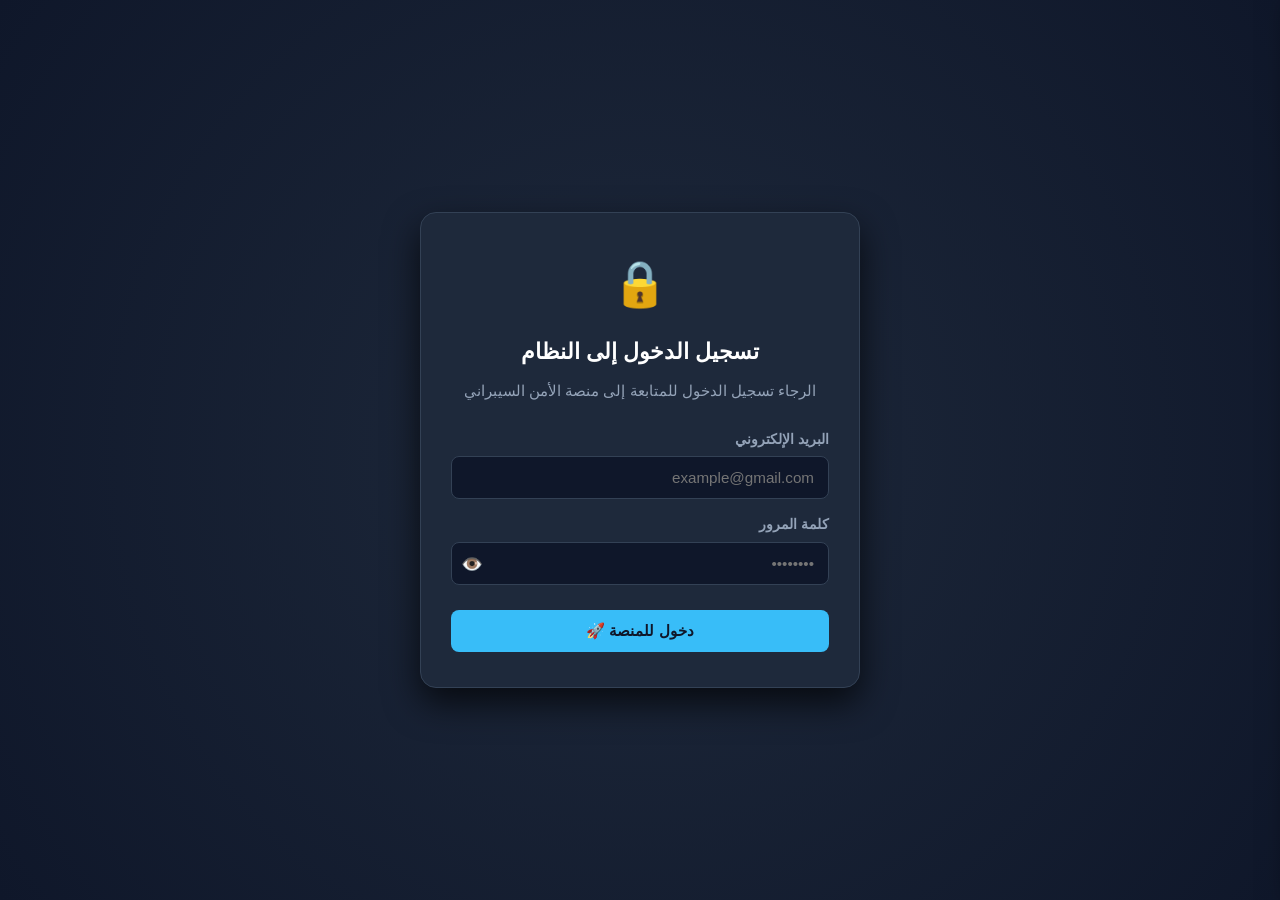
<file: index.html>
<!DOCTYPE html>
<html lang="ar" dir="rtl" id="htmlRoot">
<head>
    <meta charset="UTF-8">
    <meta name="viewport" content="width=device-width, initial-scale=1.0">
    <title data-i18n="pageTitle">نظام التوعية والتدريب في الأمن السيبراني</title>
    <link rel="stylesheet" href="style.css">
    <style>
        /* تثبيت زر اللغة وزر القائمة أثناء التمرير (مثل صفحة الفصل الأول) */
        #mainDashboard.fade-in {
            animation: fadeInDashboard 0.8s ease backwards;
        }
    </style>
</head>
<body>

    <!-- نافذة تسجيل الدخول -->
    <div id="authGate" class="cyber-modal-overlay">
        <div class="cyber-auth-card">
            <div class="card-icon">🔒</div>
            <h2 data-i18n="loginTitle">تسجيل الدخول إلى النظام</h2>
            <p class="card-sub" data-i18n="loginSub">الرجاء تسجيل الدخول للمتابعة إلى منصة الأمن السيبراني</p>
            
            <form id="loginForm" onsubmit="handleLogin(event)">
                <div class="input-group">
                    <label for="emailInput" data-i18n="emailLabel">البريد الإلكتروني</label>
                    <input type="email" id="emailInput" placeholder="example@gmail.com" autocomplete="email" required>
                </div>

                <div class="input-group">
                    <label for="passwordInput" data-i18n="passwordLabel">كلمة المرور</label>
                    <div class="password-wrapper">
                        <input type="password" id="passwordInput" placeholder="••••••••" autocomplete="current-password" required>
                        <button type="button" class="eye-btn" onclick="togglePasswordVisibility()">👁️</button>
                    </div>
                </div>

                <div id="loginError" class="error-message" style="display: none;" data-i18n="errorMsg">
                    ⚠️ عذراً، يجب أن ينتهي البريد الإلكتروني بـ @gmail.com
                </div>

                <button type="submit" class="cyber-btn primary-btn" data-i18n="loginBtn">
                    دخول للمنصة 🚀
                </button>
            </form>
        </div>
    </div>

    <!-- القائمة الجانبية العائمة -->
    <div id="sidebarOverlay" class="sidebar-overlay" onclick="toggleSidebar()"></div>
    <aside id="cyberSidebar" class="cyber-sidebar">
        <div class="sidebar-header">
            <h3 data-i18n="sidebarTitle">قائمة التنقل</h3>
            <button class="close-sidebar" onclick="toggleSidebar()">✕</button>
        </div>
        <div class="sidebar-user-info">
            <span id="sidebarUserText">المستخدم: زائر</span>
        </div>
        <ul class="sidebar-links">
            <li><a href="#" onclick="toggleSidebar()" data-i18n="menuHome">🏠 الرئيسية ولوحة التحكم</a></li>
            
            <li class="has-dropdown">
                <button class="dropdown-btn" onclick="toggleDropdown(this)">
                    <span data-i18n="menuSettings">🔐 الإعدادات</span>
                    <span class="arrow-icon">▼</span>
                </button>
                <div class="dropdown-container">
                    <a href="#" onclick="openGeneralSettings(); toggleSidebar();" data-i18n="menuGenSettings">⚙️ الإعدادات العامة</a>
                    <a href="#" onclick="openUsersManagement(); toggleSidebar();" data-i18n="menuUsers">👥 إدارة المستخدمين</a>
                </div>
            </li>

            <li class="sidebar-logout"><a href="#" onclick="handleLogout(); toggleSidebar();" data-i18n="menuLogout">🚪 تسجيل الخروج</a></li>
        </ul>
    </aside>

    <!-- نافذة الإعدادات العامة -->
    <div id="generalSettingsModal" class="sub-modal-overlay" style="display: none;">
        <div class="sub-modal-card">
            <div class="sub-modal-header">
                <h3 data-i18n="settingsModalTitle">⚙️ الإعدادات العامة للنظام</h3>
                <button onclick="closeGeneralSettings()">✕</button>
            </div>
            <div class="settings-body">
                <div class="setting-item">
                    <div class="setting-info">
                        <h4 data-i18n="themeTitle">الوضع الفاتح</h4>
                        <p data-i18n="themeDesc">تفعيل المظهر الفاتح للمنصة</p>
                    </div>
                    <label class="switch">
                        <input type="checkbox" id="themeToggleSwitch">
                        <span class="slider round"></span>
                    </label>
                </div>
                <div class="setting-item">
                    <div class="setting-info">
                        <h4 data-i18n="backupTitle">النسخ الاحتياطي التلقائي</h4>
                        <p data-i18n="backupDesc">حفظ جلسة الدخول وتخطي شاشة الدخول تلقائياً</p>
                    </div>
                    <label class="switch">
                        <input type="checkbox" id="backupToggleSwitch" checked>
                        <span class="slider round"></span>
                    </label>
                </div>
            </div>
            <button class="primary-btn" onclick="applyAndSaveSettings()" style="margin-top: 20px;" data-i18n="saveBtn">حفظ وإغلاق</button>
        </div>
    </div>

    <!-- نافذة إدارة المستخدمين -->
    <div id="usersModal" class="sub-modal-overlay" style="display: none;">
        <div class="sub-modal-card wide-card">
            <div class="sub-modal-header">
                <h3 data-i18n="usersModalTitle">👥 إدارة المستخدمين والصلاحيات</h3>
                <button onclick="closeUsersManagement()">✕</button>
            </div>
            <div class="users-table-container">
                <table class="users-table">
                    <thead>
                        <tr>
                            <th data-i18n="tableUser">اسم المستخدم</th>
                            <th data-i18n="tableStatus">الحالة</th>
                            <th data-i18n="tableAction">الإجراء</th>
                        </tr>
                    </thead>
                    <tbody>
                        <tr>
                            <td id="tableUsernameCell">admin</td>
                            <td><span class="status-active" data-i18n="activeStatus">نشط</span></td>
                            <td><button class="edit-btn" onclick="editCurrentActiveUser()" data-i18n="editBtn">تعديل</button></td>
                        </tr>
                    </tbody>
                </table>
            </div>
            <button class="primary-btn" onclick="closeUsersManagement()" style="margin-top: 20px;" data-i18n="closeBtn">إغلاق</button>
        </div>
    </div>

    <!-- المنصة الرئيسية -->
    <div id="mainDashboard" style="display: none;">
        <div class="top-controls">
            <button class="menu-toggle-btn" onclick="toggleSidebar()" aria-label="القائمة">
                <span></span>
                <span></span>
                <span></span>
            </button>
            <button class="lang-switch-btn" onclick="toggleLanguage()">🌐 EN / AR</button>
        </div>

        <header class="header">
            <!-- أنميشن النيازك السيبرانية المستمرة في خلفية الهيدر -->
            <div class="meteors-container">
                <span class="meteor"></span>
                <span class="meteor"></span>
                <span class="meteor"></span>
                <span class="meteor"></span>
                <span class="meteor"></span>
                <span class="meteor"></span>
                <span class="meteor"></span>
                <span class="meteor"></span>
                <span class="meteor"></span>
                <span class="meteor"></span>
            </div>

            <div class="university-header">
                <div class="logo-box">
                    <img src="logo.png" alt="شعار الجامعة" class="uni-logo">
                </div>
                <div class="info-text">
                    <h3 data-i18n="uni1">وزارة التعليم العالي والبحث العلمي</h3>
                    <h4 data-i18n="uni2">جامعة الفرات الأوسط التقنية</h4>
                    <h4 data-i18n="uni3">كلية البوليتكنك - كربلاء</h4>
                    <h5 data-i18n="uni4">قسم هندسة تكنولوجيا المعلومات</h5>
                </div>
            </div>

            <hr class="header-divider">

            <h1 class="main-title" data-i18n="mainTitle">نظام التوعية والتدريب في الأمن السيبراني</h1>
            <p class="subtitle" data-i18n="subTitle">منصة رقمية تفاعلية لبناء الوعي الأمني والدفاع السيبراني</p>
        </header>

        <main class="main-content">
            <section class="intro-card">
                <div class="supervision-box">
                    <p><strong data-i18n="supervisionLabel">👨‍🏫 إشراف:</strong> <span data-i18n="supervisorName">م.م. حسن صلاح</span></p>
                    <p><strong data-i18n="studentsLabel">👥 إعداد وتنفيذ الطلاب:</strong> <span data-i18n="studentsNames">علي محمد جبار | علي رحمن حسن | علي مرتضى عمار | غدير علاء حمزه | مؤمل سعدي عزيز</span></p>
                </div>
                <hr class="supervision-divider">

                <h2 class="centered-title" data-i18n="introHeading">المقدمة</h2>
                <p class="project-goal" data-i18n="introText">
                    يأتي هذا المشروع كخطوة استراتيجية متقدمة في مجال أمن المعلومات وحماية البيانات الرقمية في ظل التطور المتسارع للهجمات السيبرانية واستهداف البنى التحتية والمؤسسات والأفراد. يهدف هذا النظام الأساسي إلى نشر ثقافة الوعي السيبراني الشامل، وتعزيز القدرات الدفاعية ضد التهديدات الإلكترونية المتنوعة مثل هجمات التصيد الاحتيالي، الهندسة الاجتماعية، البرمجيات الخبيثة، وأساليب الاختراق المتقدمة. كما يوفر النظام بيئة تعليمية وتدريبية تفاعلية ومحاكاة حية تُمكّن المستخدمين من اكتشاف الثغرات وتطبيق أفضل الممارسات العالمية في إدارة كلمات المرور وتأمين الحسابات الرقمية بكفاءة عالية، ليكون بمثابة حصن رقمي يسهم في بناء مجتمع واعٍ وقادر على مواجهة التحديات التكنولوجية المعاصرة بأمان تام.
                </p>
            </section>

            <h2 class="section-heading" data-i18n="modulesHeading">📚 محاور النظام والوحدات التدريبية</h2>
            <section class="features-grid">
                <a href="chapter1.html" class="feature-card-link">
                    <div class="feature-box">
                        <div class="box-icon">🛡️</div>
                        <h3 data-i18n="mod1Title">أساسيات الأمن السيبراني</h3>
                        <p data-i18n="mod1Desc">تعرف على المفاهيم الأساسية، التهديدات والمخاطر الإلكترونية وكيفية تجنبها للحد من الهجمات.</p>
                    </div>
                </a>
                <a href="chapter2.html" class="feature-card-link">
                    <div class="feature-box">
                        <div class="box-icon">🎣</div>
                        <h3 data-i18n="mod2Title">كشف التصيد الاحتيالي</h3>
                        <p data-i18n="mod2Desc">تمارين عملية لاكتشاف الرسائل المزيفة والروابط المشبوهة قبل الوقوع ضحية للهندسة الاجتماعية.</p>
                    </div>
                </a>
                <a href="chapter3.html" class="feature-card-link">
                    <div class="feature-box">
                        <div class="box-icon">🔑</div>
                        <h3 data-i18n="mod3Title">كلمات المرور والمصادقة</h3>
                        <p data-i18n="mod3Desc">تعلم كيفية إنشاء كلمات مرور معقدة وتفعيل المصادقة الثنائية (2FA) لحماية حساباتك الحساسة.</p>
                    </div>
                </a>
                <a href="chapter4.html" class="feature-card-link">
                    <div class="feature-box">
                        <div class="box-icon">🦠</div>
                        <h3 data-i18n="mod4Title">البرمجيات الخبيثة وفيروسات الفدية</h3>
                        <p data-i18n="mod4Desc">فهم آليات عمل الفيروسات المدمرة، ملفات التروجان، وكيفية حماية الأنظمة واستعادة البيانات.</p>
                    </div>
                </a>
                <a href="chapter5.html" class="feature-card-link">
                    <div class="feature-box">
                        <div class="box-icon">🌐</div>
                        <h3 data-i18n="mod5Title">أمن الشبكات وحمايتها</h3>
                        <p data-i18n="mod5Desc">دراسة جدران الحماية (Firewalls)، تأمين الاتصالات اللاسلكية، وكشف التسلل الرقمي المبكر.</p>
                    </div>
                </a>
                <a href="chapter6.html" class="feature-card-link">
                    <div class="feature-box">
                        <div class="box-icon">📂</div>
                        <h3 data-i18n="mod6Title">حماية البيانات</h3>
                        <p data-i18n="mod6Desc">تصنيف المعلومات وحفظها ومشاركتها بصورة آمنة ومنع تسريبها.</p>
                    </div>
                </a>
                <a href="chapter7.html" class="feature-card-link">
                    <div class="feature-box">
                        <div class="box-icon">💾</div>
                        <h3 data-i18n="mod7Title">النسخ الاحتياطي</h3>
                        <p data-i18n="mod7Desc">إعداد النسخ الاحتياطية واختبار استعادة البيانات لمواجهة الحالات الطارئة.</p>
                    </div>
                </a>
                <a href="chapter8.html" class="feature-card-link">
                    <div class="feature-box">
                        <div class="box-icon">📱</div>
                        <h3 data-i18n="mod8Title">أمن الأجهزة</h3>
                        <p data-i18n="mod8Desc">التحديثات الأمنية ومكافحة البرمجيات الخبيثة وتأمين الأجهزة الشخصية.</p>
                    </div>
                </a>
                <a href="chapter9.html" class="feature-card-link">
                    <div class="feature-box">
                        <div class="box-icon">🤖</div>
                        <h3 data-i18n="mod9Title">الذكاء الاصطناعي والأمن السيبراني</h3>
                        <p data-i18n="mod9Desc">حماية البيانات عند استخدام أدوات الذكاء الاصطناعي والتعامل مع تقنياته.</p>
                    </div>
                </a>
                <a href="chapter10.html" class="feature-card-link">
                    <div class="feature-box">
                        <div class="box-icon">🚨</div>
                        <h3 data-i18n="mod10Title">الاستجابة للحوادث</h3>
                        <p data-i18n="mod10Desc">الإبلاغ عن الحوادث الأمنية والتعامل معها بالطرق الصحيحة.</p>
                    </div>
                </a>
                <a href="chapter11.html" class="feature-card-link">
                    <div class="feature-box">
                        <div class="box-icon">🏢</div>
                        <h3 data-i18n="mod11Title">الأمن السيبراني في بيئة العمل</h3>
                        <p data-i18n="mod11Desc">الالتزام بالسياسات والتعليمات الأمنية المؤسسية بحرفية عالية.</p>
                    </div>
                </a>
                <a href="final_exam.html" class="feature-card-link">
                    <div class="feature-box">
                        <div class="box-icon">🏆</div>
                        <h3 data-i18n="mod12Title">الاختبار النهائي وتقييم الوعي</h3>
                        <p data-i18n="mod12Desc">اختبر معلوماتك ومهاراتك السيبرانية التي اكتسبتها عبر الوحدات التدريبية السابقة.</p>
                    </div>
                </a>
            </section>
        </main>

        <footer class="footer">
            <p data-i18n="footerText">جميع حقوق الطبع والنشر محفوظة © 2027 | نظام التوعية والتدريب في الأمن السيبراني</p>
        </footer>
    </div>

    <script src="script.js"></script>
</body>
</html>
</file>
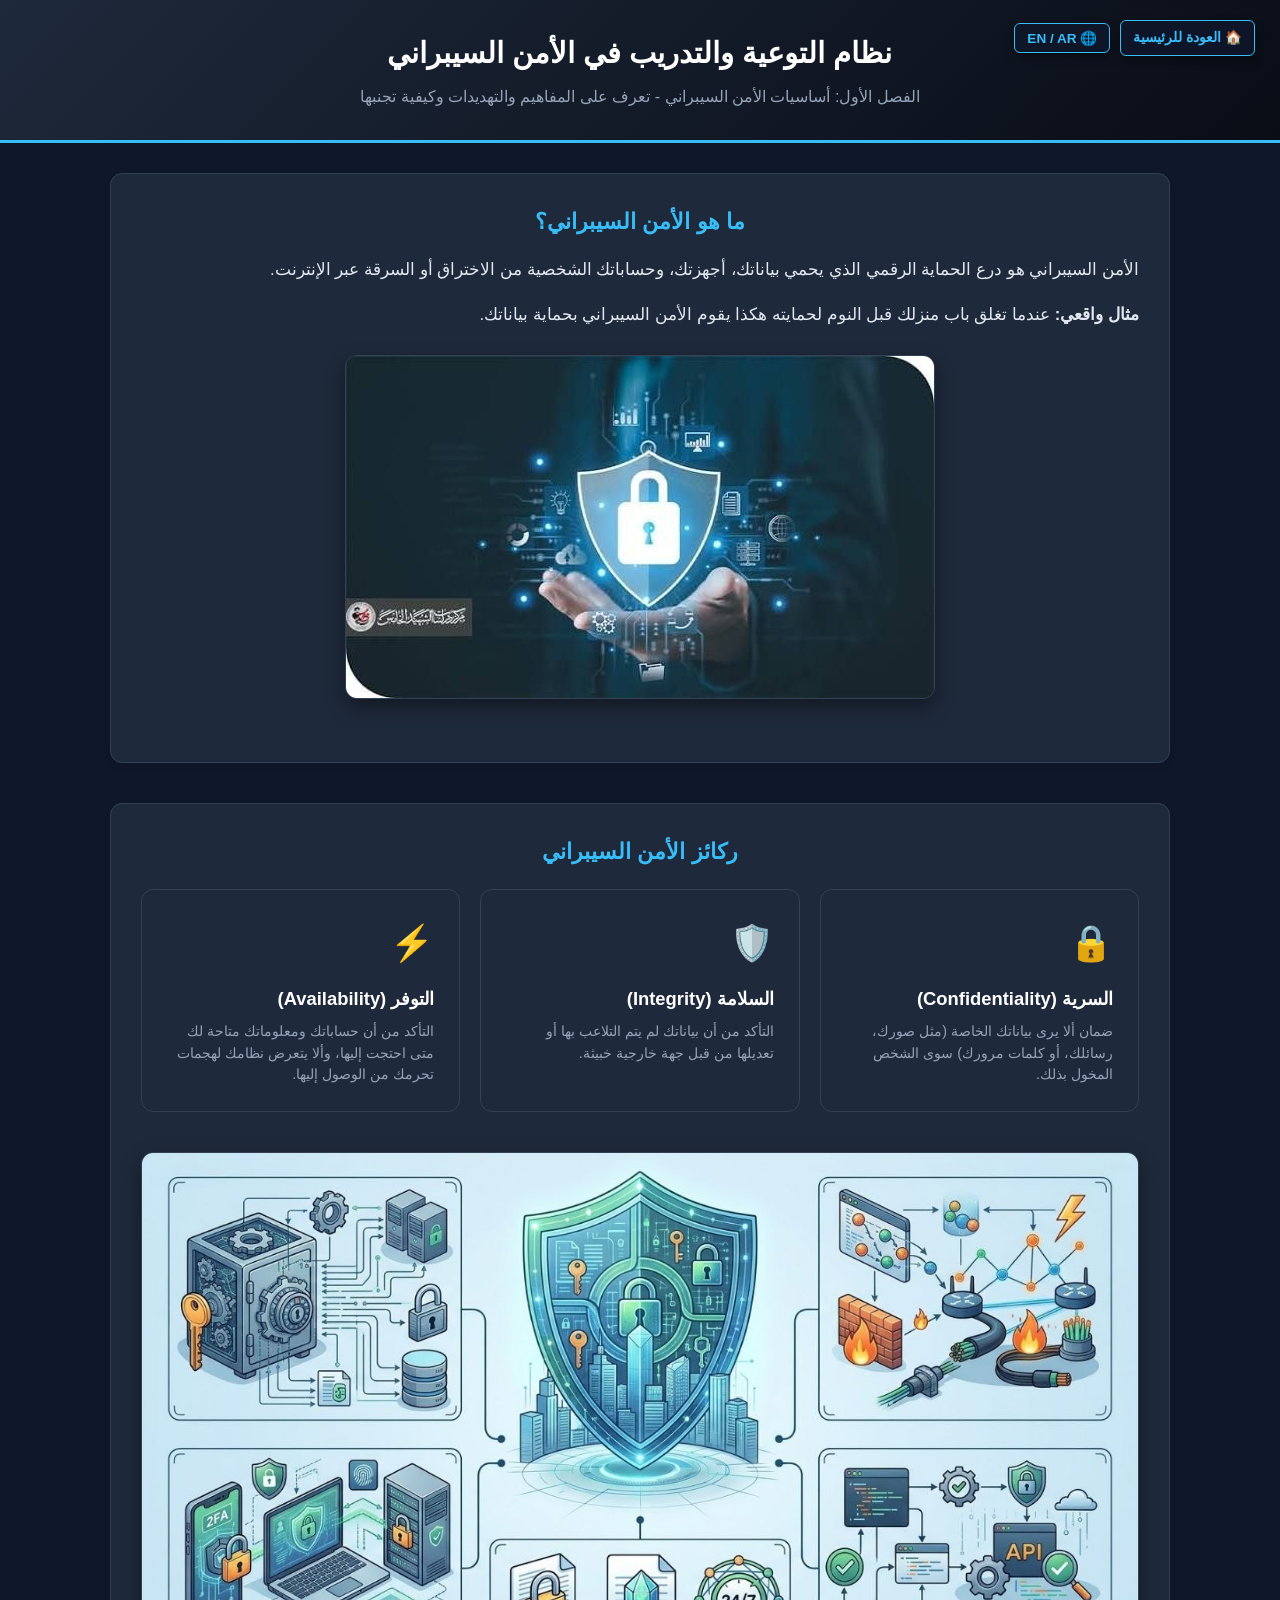
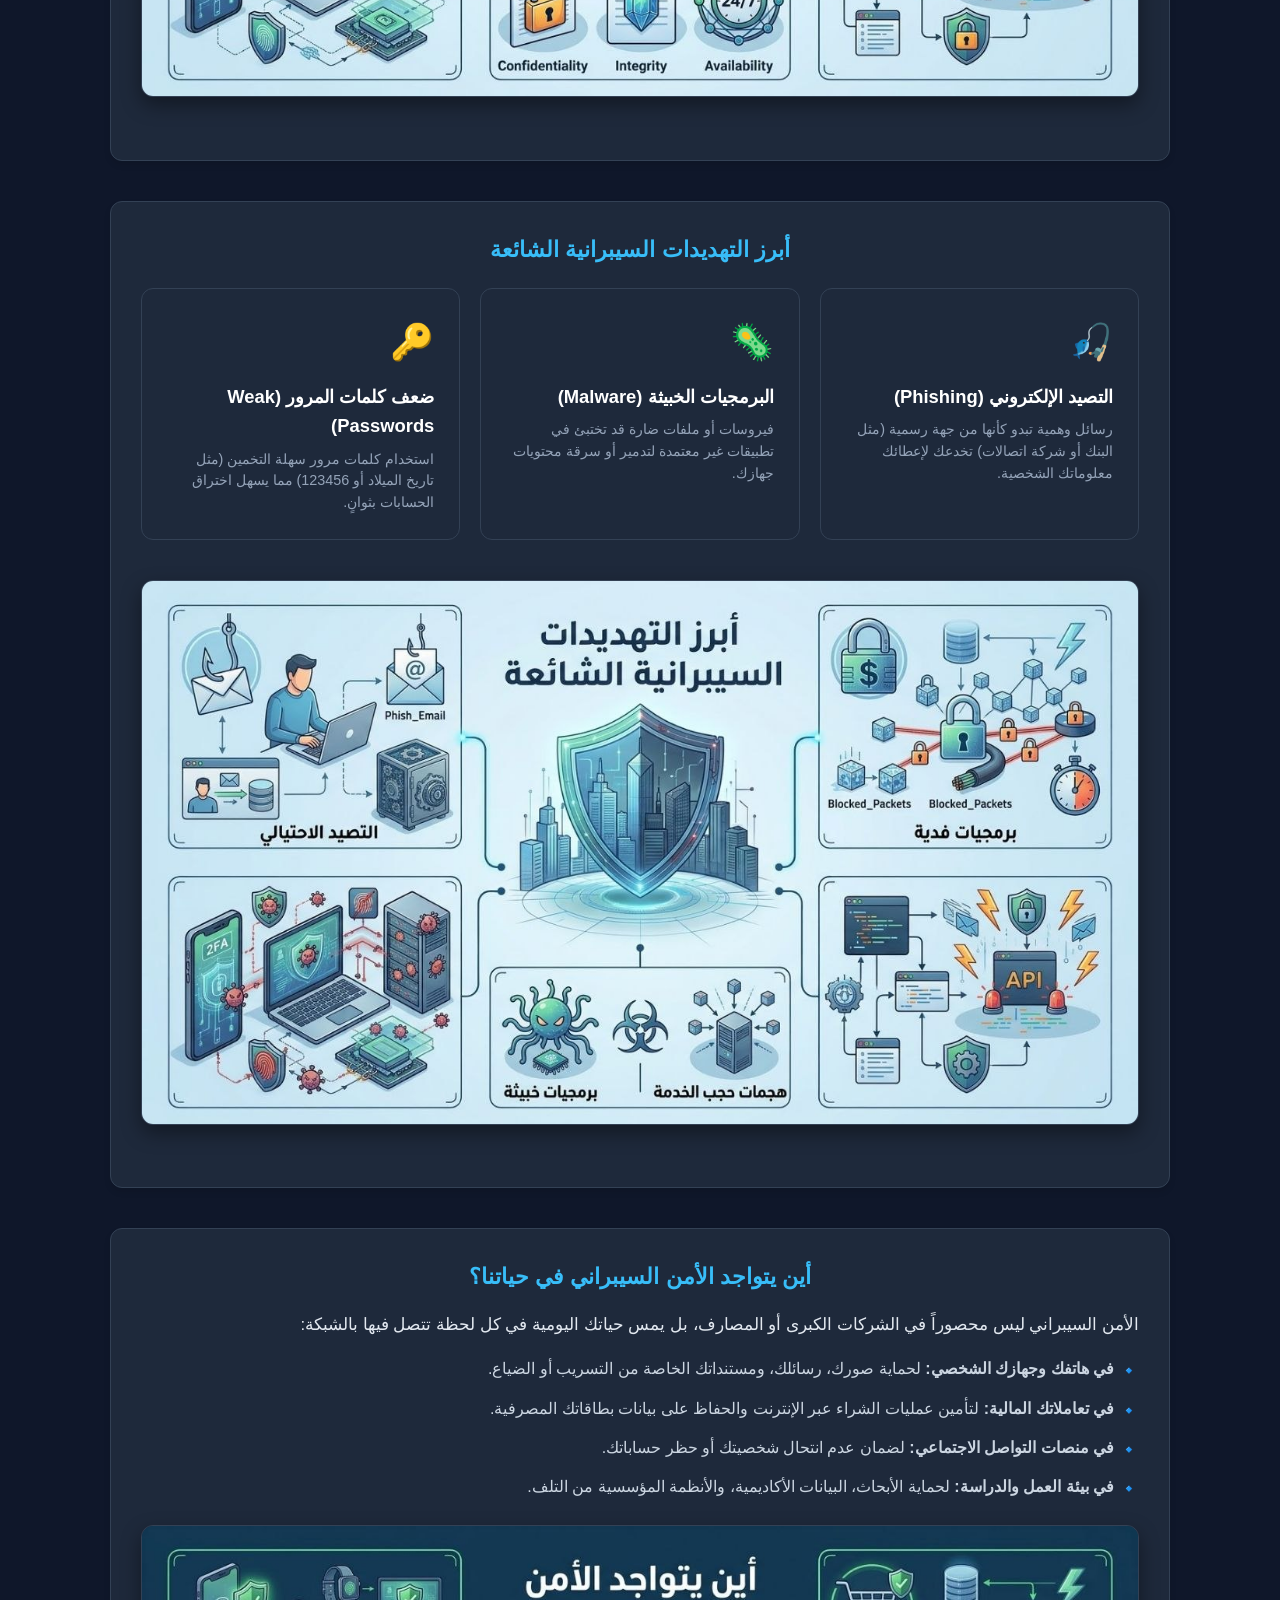
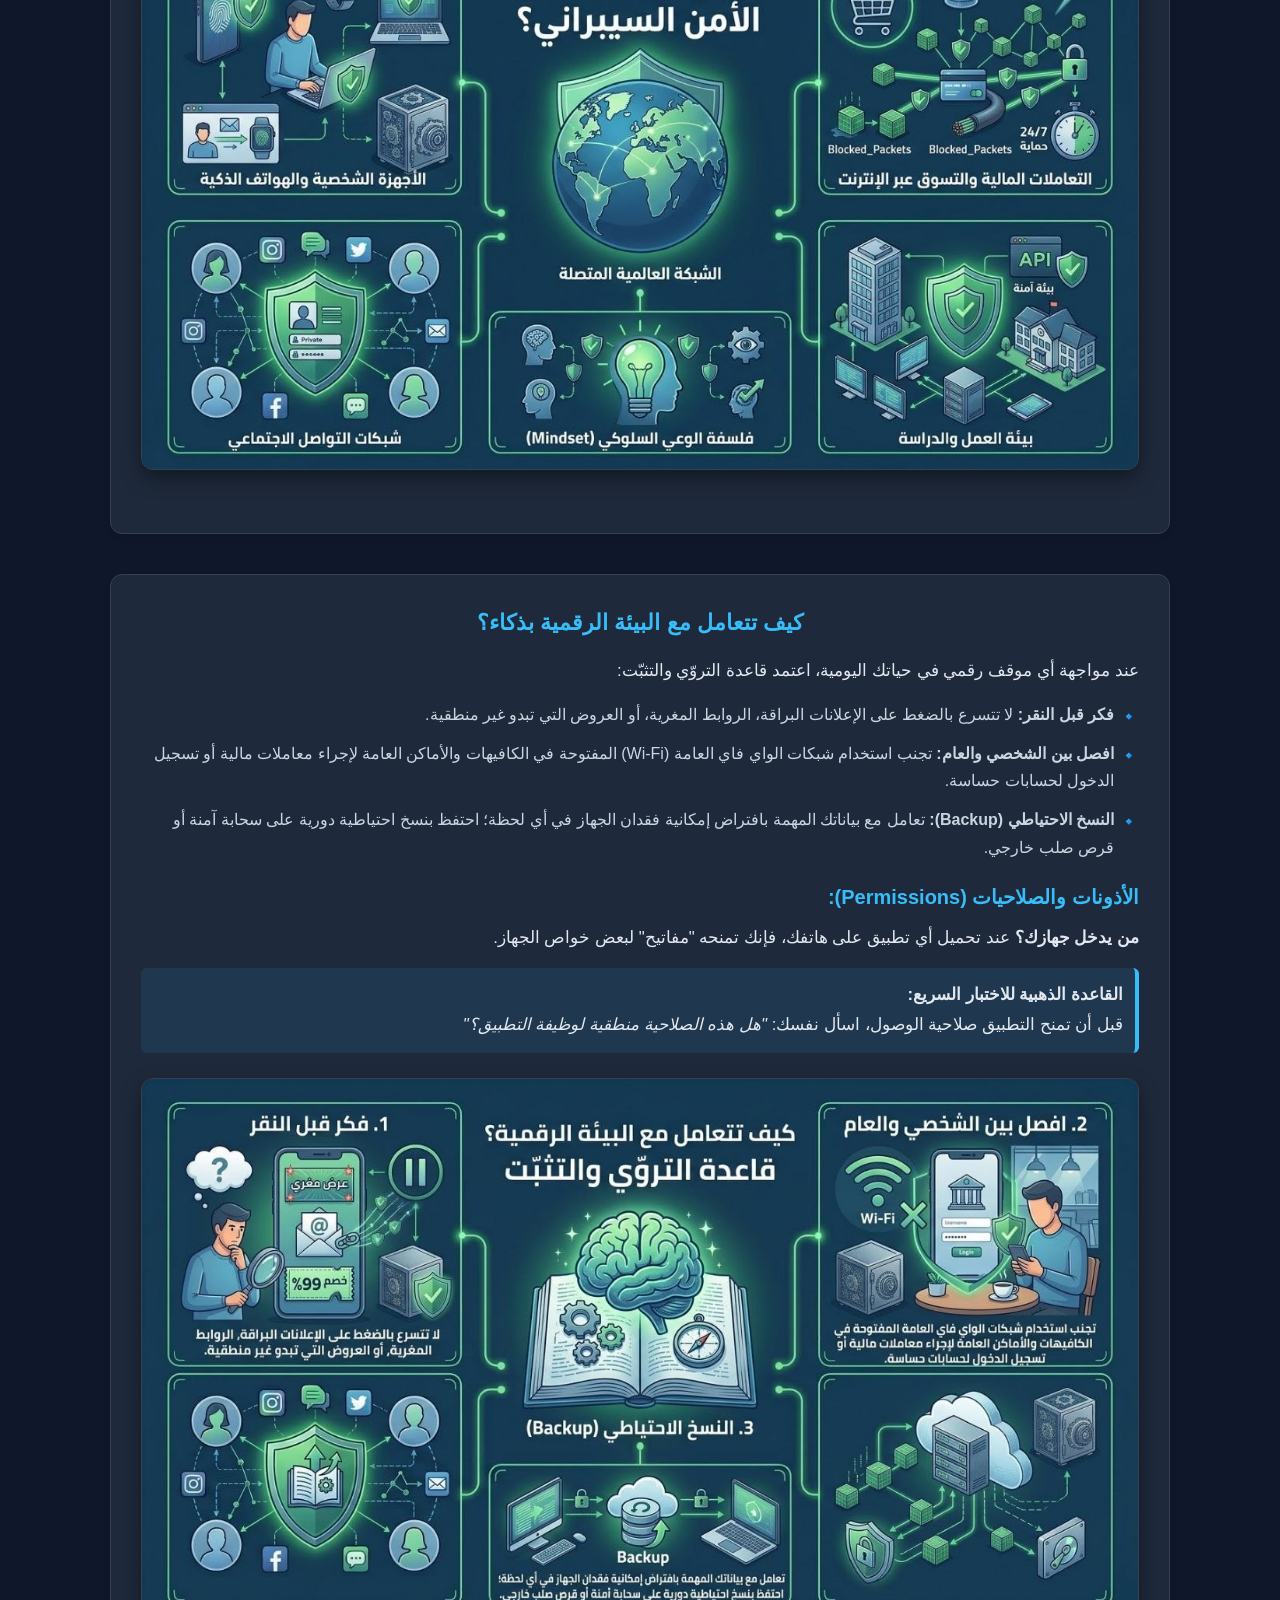
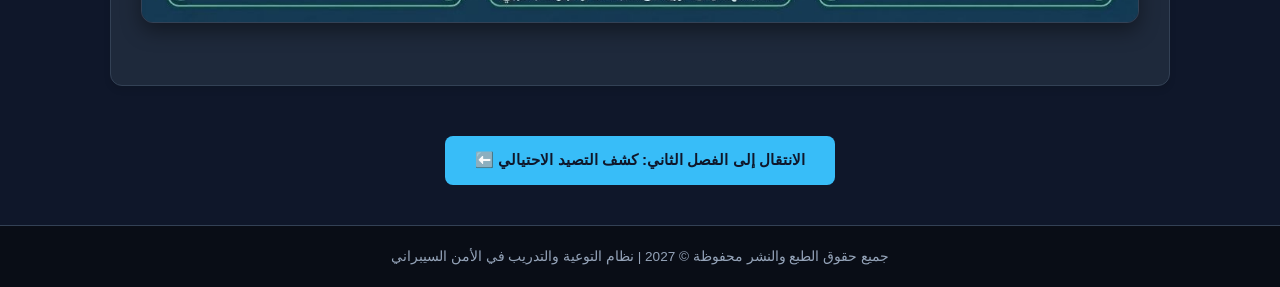
<file: chapter1.html>
<!DOCTYPE html>
<html lang="ar" dir="rtl" id="htmlRoot">
<head>
    <meta charset="UTF-8">
    <meta name="viewport" content="width=device-width, initial-scale=1.0">
    <title data-i18n="ch1PageTitle">نظام التوعية والتدريب في الأمن السيبراني - الفصل الأول</title>
    <link rel="stylesheet" href="style.css">
    <style>
        .slide-in-right {
            animation: slideRight 0.8s cubic-bezier(0.25, 1, 0.5, 1) forwards;
        }
        @keyframes slideRight {
            0% { opacity: 0; transform: translateX(60px); }
            100% { opacity: 1; transform: translateX(0); }
        }
        .media-box { text-align: center; margin: 25px 0; }
        .media-box img {
            max-width: 100%; height: auto; border-radius: 12px;
            border: 1px solid #334155; box-shadow: 0 8px 20px rgba(0,0,0,0.4);
        }
        .content-paragraph { color: #e2e8f0; font-size: 1.05rem; line-height: 1.8; margin-bottom: 15px; }
        body.light-mode .content-paragraph { color: #0f172a !important; font-weight: 500; }
        
        .sub-heading { color: #38bdf8; font-size: 1.25rem; margin: 20px 0 10px 0; }
        body.light-mode .sub-heading { color: #2563eb !important; }

        .custom-list { list-style: none; padding-right: 0; margin-bottom: 20px; }
        .custom-list li { position: relative; padding-right: 25px; margin-bottom: 12px; color: #cbd5e1; line-height: 1.7; }
        body.light-mode .custom-list li { color: #1e293b !important; font-weight: 500; }
        .custom-list li::before { content: "🔹"; position: absolute; right: 0; top: 2px; }

        body.light-mode .intro-card { background-color: #ffffff !important; color: #0f172a !important; border-color: #cbd5e1; }
        body.light-mode .feature-box { background-color: #ffffff !important; color: #0f172a !important; border-color: #cbd5e1; }
        body.light-mode .feature-box h3, body.light-mode .feature-box p { color: #0f172a !important; }
        body.light-mode .centered-title { color: #2563eb !important; }
    </style>
</head>
<body>

    <!-- أدوات التحكم العلوية -->
    <div class="top-controls">
        <a href="index.html" class="lang-switch-btn" style="text-decoration: none;" onclick="localStorage.setItem('cyberBackupEnabled', 'true');" data-i18n="backHome">🏠 العودة للرئيسية</a>
        <button class="lang-switch-btn" onclick="toggleChapterLanguage()">🌐 EN / AR</button>
    </div>

    <!-- رأس الصفحة -->
    <header class="header slide-in-right">
        <h1 class="main-title" data-i18n="mainTitle">نظام التوعية والتدريب في الأمن السيبراني</h1>
        <p class="subtitle" data-i18n="ch1SubTitle">الفصل الأول: أساسيات الأمن السيبراني - تعرف على المفاهيم والتهديدات وكيفية تجنبها</p>
    </header>

    <main class="main-content slide-in-right">
        
        <section class="intro-card">
            <h2 class="centered-title" data-i18n="ch1Title1">ما هو الأمن السيبراني؟</h2>
            <p class="content-paragraph" data-i18n="ch1Text1">
                الأمن السيبراني هو درع الحماية الرقمي الذي يحمي بياناتك، أجهزتك، وحساباتك الشخصية من الاختراق أو السرقة عبر الإنترنت.
            </p>
            <p class="content-paragraph" data-i18n="ch1Text1Real">
                <strong>مثال واقعي:</strong> عندما تغلق باب منزلك قبل النوم لحمايته هكذا يقوم الأمن السيبراني بحماية بياناتك.
            </p>
            <div class="media-box">
                <img src="img1.jpg" alt="درع الحماية الرقمية">
            </div>
        </section>

        <section class="intro-card">
            <h2 class="centered-title" data-i18n="ch1Title2">ركائز الأمن السيبراني</h2>
            <div class="features-grid" style="margin-top: 20px;">
                <div class="feature-box">
                    <div class="box-icon">🔒</div>
                    <h3 data-i18n="c1Title">السرية (Confidentiality)</h3>
                    <p data-i18n="c1Desc">ضمان ألا يرى بياناتك الخاصة (مثل صورك، رسائلك، أو كلمات مرورك) سوى الشخص المخول بذلك.</p>
                </div>
                <div class="feature-box">
                    <div class="box-icon">🛡️</div>
                    <h3 data-i18n="c2Title">السلامة (Integrity)</h3>
                    <p data-i18n="c2Desc">التأكد من أن بياناتك لم يتم التلاعب بها أو تعديلها من قبل جهة خارجية خبيثة.</p>
                </div>
                <div class="feature-box">
                    <div class="box-icon">⚡</div>
                    <h3 data-i18n="c3Title">التوفر (Availability)</h3>
                    <p data-i18n="c3Desc">التأكد من أن حساباتك ومعلوماتك متاحة لك متى احتجت إليها، وألا يتعرض نظامك لهجمات تحرمك من الوصول إليها.</p>
                </div>
            </div>
            <div class="media-box">
                <img src="img2.jpg" alt="مخطط ركائز الأمن السيبراني">
            </div>
        </section>

        <section class="intro-card">
            <h2 class="centered-title" data-i18n="ch1Title3">أبرز التهديدات السيبرانية الشائعة</h2>
            <div class="features-grid" style="margin-top: 20px;">
                <div class="feature-box">
                    <div class="box-icon">🎣</div>
                    <h3 data-i18n="t1Title">التصيد الإلكتروني (Phishing)</h3>
                    <p data-i18n="t1Desc">رسائل وهمية تبدو كأنها من جهة رسمية (مثل البنك أو شركة اتصالات) تخدعك لإعطائك معلوماتك الشخصية.</p>
                </div>
                <div class="feature-box">
                    <div class="box-icon">🦠</div>
                    <h3 data-i18n="t2Title">البرمجيات الخبيثة (Malware)</h3>
                    <p data-i18n="t2Desc">فيروسات أو ملفات ضارة قد تختبئ في تطبيقات غير معتمدة لتدمير أو سرقة محتويات جهازك.</p>
                </div>
                <div class="feature-box">
                    <div class="box-icon">🔑</div>
                    <h3 data-i18n="t3Title">ضعف كلمات المرور (Weak Passwords)</h3>
                    <p data-i18n="t3Desc">استخدام كلمات مرور سهلة التخمين (مثل تاريخ الميلاد أو 123456) مما يسهل اختراق الحسابات بثوانٍ.</p>
                </div>
            </div>
            <div class="media-box">
                <img src="img3.jpg" alt="أبرز التهديدات السيبرانية الشائعة">
            </div>
        </section>

        <section class="intro-card">
            <h2 class="centered-title" data-i18n="ch1Title4">أين يتواجد الأمن السيبراني في حياتنا؟</h2>
            <p class="content-paragraph" data-i18n="ch1Text4">
                الأمن السيبراني ليس محصوراً في الشركات الكبرى أو المصارف، بل يمس حياتك اليومية في كل لحظة تتصل فيها بالشبكة:
            </p>
            <ul class="custom-list">
                <li data-i18n="l1"><strong>في هاتفك وجهازك الشخصي:</strong> لحماية صورك، رسائلك، ومستنداتك الخاصة من التسريب أو الضياع.</li>
                <li data-i18n="l2"><strong>في تعاملاتك المالية:</strong> لتأمين عمليات الشراء عبر الإنترنت والحفاظ على بيانات بطاقاتك المصرفية.</li>
                <li data-i18n="l3"><strong>في منصات التواصل الاجتماعي:</strong> لضمان عدم انتحال شخصيتك أو حظر حساباتك.</li>
                <li data-i18n="l4"><strong>في بيئة العمل والدراسة:</strong> لحماية الأبحاث، البيانات الأكاديمية، والأنظمة المؤسسية من التلف.</li>
            </ul>
            <div class="media-box">
                <img src="img4.jpg" alt="أين يتواجد الأمن السيبراني في حياتنا">
            </div>
        </section>

        <section class="intro-card">
            <h2 class="centered-title" data-i18n="ch1Title5">كيف تتعامل مع البيئة الرقمية بذكاء؟</h2>
            <p class="content-paragraph" data-i18n="ch1Text5">
                عند مواجهة أي موقف رقمي في حياتك اليومية، اعتمد قاعدة التروّي والتثبّت:
            </p>
            <ul class="custom-list">
                <li data-i18n="s1"><strong>فكر قبل النقر:</strong> لا تتسرع بالضغط على الإعلانات البراقة، الروابط المغرية، أو العروض التي تبدو غير منطقية.</li>
                <li data-i18n="s2"><strong>افصل بين الشخصي والعام:</strong> تجنب استخدام شبكات الواي فاي العامة (Wi-Fi) المفتوحة في الكافيهات والأماكن العامة لإجراء معاملات مالية أو تسجيل الدخول لحسابات حساسة.</li>
                <li data-i18n="s3"><strong>النسخ الاحتياطي (Backup):</strong> تعامل مع بياناتك المهمة بافتراض إمكانية فقدان الجهاز في أي لحظة؛ احتفظ بنسخ احتياطية دورية على سحابة آمنة أو قرص صلب خارجي.</li>
            </ul>

            <h3 class="sub-heading" data-i18n="permTitle">الأذونات والصلاحيات (Permissions):</h3>
            <p class="content-paragraph" data-i18n="permText1">
                <strong>من يدخل جهازك؟</strong> عند تحميل أي تطبيق على هاتفك، فإنك تمنحه "مفاتيح" لبعض خواص الجهاز.
            </p>
            <p class="content-paragraph" style="background: rgba(56, 189, 248, 0.1); padding: 12px; border-right: 4px solid #38bdf8; border-radius: 6px;" data-i18n="permText2">
                <strong>القاعدة الذهبية للاختبار السريع:</strong><br>
                قبل أن تمنح التطبيق صلاحية الوصول، اسأل نفسك: <em>"هل هذه الصلاحية منطقية لوظيفة التطبيق؟"</em>
            </p>
            <div class="media-box">
                <img src="img5.jpg" alt="دليل التحقق من الأذونات والصلاحيات">
            </div>
        </section>

        <div style="text-align: center; margin: 40px 0;">
            <a href="chapter2.html" class="primary-btn" style="display: inline-block; padding: 12px 30px; text-decoration: none; width: auto;" data-i18n="nextChapterBtn">الانتقال إلى الفصل الثاني: كشف التصيد الاحتيالي ⬅️</a>
        </div>
    </main>

    <footer class="footer">
        <p data-i18n="footerText">جميع حقوق الطبع والنشر محفوظة © 2027 | نظام التوعية والتدريب في الأمن السيبراني</p>
    </footer>

    <script>
        let currentLang = localStorage.getItem('cyberLang') || 'ar';
        
        const ch1Translations = {
            ar: {
                backHome: "🏠 العودة للرئيسية",
                mainTitle: "نظام التوعية والتدريب في الأمن السيبراني",
                ch1SubTitle: "الفصل الأول: أساسيات الأمن السيبراني - تعرف على المفاهيم والتهديدات وكيفية تجنبها",
                ch1Title1: "ما هو الأمن السيبراني؟",
                ch1Text1: "الأمن السيبراني هو درع الحماية الرقمي الذي يحمي بياناتك، أجهزتك، وحساباتك الشخصية من الاختراق أو السرقة عبر الإنترنت.",
                ch1Text1Real: "مثال واقعي: عندما تغلق باب منزلك قبل النوم لحمايته هكذا يقوم الأمن السيبراني بحماية بياناتك.",
                ch1Title2: "ركائز الأمن السيبراني",
                c1Title: "السرية (Confidentiality)",
                c1Desc: "ضمان ألا يرى بياناتك الخاصة (مثل صورك، رسائلك، أو كلمات مرورك) سوى الشخص المخول بذلك.",
                c2Title: "السلامة (Integrity)",
                c2Desc: "التأكد من أن بياناتك لم يتم التلاعب بها أو تعديلها من قبل جهة خارجية خبيثة.",
                c3Title: "التوفر (Availability)",
                c3Desc: "التأكد من أن حساباتك ومعلوماتك متاحة لك متى احتجت إليها، وألا يتعرض نظامك لهجمات تحرمك من الوصول إليها.",
                ch1Title3: "أبرز التهديدات السيبرانية الشائعة",
                t1Title: "التصيد الإلكتروني (Phishing)",
                t1Desc: "رسائل وهمية تبدو كأنها من جهة رسمية (مثل البنك أو شركة اتصالات) تخدعك لإعطائك معلوماتك الشخصية.",
                t2Title: "البرمجيات الخبيثة (Malware)",
                t2Desc: "فيروسات أو ملفات ضارة قد تختبئ في تطبيقات غير معتمدة لتدمير أو سرقة محتويات جهازك.",
                t3Title: "ضعف كلمات المرور (Weak Passwords)",
                t3Desc: "استخدام كلمات مرور سهلة التخمين (مثل تاريخ الميلاد أو 123456) مما يسهل اختراق الحسابات بثوانٍ.",
                ch1Title4: "أين يتواجد الأمن السيبراني في حياتنا؟",
                ch1Text4: "الأمن السيبراني ليس محصوراً في الشركات الكبرى أو المصارف، بل يمس حياتك اليومية في كل لحظة تتصل فيها بالشبكة:",
                l1: "في هاتفك وجهازك الشخصي: لحماية صورك، رسائلك، ومستنداتك الخاصة من التسريب أو الضياع.",
                l2: "في تعاملاتك المالية: لتأمين عمليات الشراء عبر الإنترنت والحفاظ على بيانات بطاقاتك المصرفية.",
                l3: "في منصات التواصل الاجتماعي: لضمان عدم انتحال شخصيتك أو حظر حساباتك.",
                l4: "في بيئة العمل والدراسة: لحماية الأبحاث، البيانات الأكاديمية، والأنظمة المؤسسية من التلف.",
                ch1Title5: "كيف تتعامل مع البيئة الرقمية بذكاء؟",
                ch1Text5: "عند مواجهة أي موقف رقمي في حياتك اليومية، اعتمد قاعدة التروّي والتثبّت:",
                s1: "فكر قبل النقر: لا تتسرع بالضغط على الإعلانات البراقة، الروابط المغرية، أو العروض التي تبدو غير منطقية.",
                s2: "افصل بين الشخصي والعام: تجنب استخدام شبكات الواي فاي العامة (Wi-Fi) المفتوحة في الكافيهات والأماكن العامة لإجراء معاملات مالية أو تسجيل الدخول لحسابات حساسة.",
                s3: "النسخ الاحتياطي (Backup): تعامل مع بياناتك المهمة بافتراض إمكانية فقدان الجهاز في أي لحظة؛ احتفظ بنسخ احتياطية دورية على سحابة آمنة أو قرص صلب خارجي.",
                permTitle: "الأذونات والصلاحيات (Permissions):",
                permText1: "من يدخل جهازك؟ عند تحميل أي تطبيق على هاتفك، فإنك تمنحه \"مفاتيح\" لبعض خواص الجهاز.",
                permText2: "القاعدة الذهبية للاختبار السريع:\nقبل أن تمنح التطبيق صلاحية الوصول، اسأل نفسك: هل هذه الصلاحية منطقية لوظيفة التطبيق؟",
                nextChapterBtn: "الانتقال إلى الفصل الثاني: كشف التصيد الاحتيالي ⬅️",
                footerText: "جميع حقوق الطبع والنشر محفوظة © 2027 | نظام التوعية والتدريب في الأمن السيبراني"
            },
            en: {
                backHome: "🏠 Back to Home",
                mainTitle: "Cybersecurity Awareness and Training System",
                ch1SubTitle: "Chapter 1: Cybersecurity Basics - Learn core concepts, threats, and how to avoid them",
                ch1Title1: "What is Cybersecurity?",
                ch1Text1: "Cybersecurity is the digital shield that protects your data, devices, and personal accounts from online hacking or theft.",
                ch1Text1Real: "Real-world example: Just as you lock your front door before going to sleep to protect it, cybersecurity protects your data.",
                ch1Title2: "Core Pillars of Cybersecurity",
                c1Title: "Confidentiality",
                c1Desc: "Ensuring that only authorized individuals can view your private data (such as photos, messages, or passwords).",
                c2Title: "Integrity",
                c2Desc: "Making sure your data has not been tampered with or modified by malicious third parties.",
                c3Title: "Availability",
                c3Desc: "Ensuring your accounts and information are accessible whenever you need them, without interruption.",
                ch1Title3: "Common Cyber Threats",
                t1Title: "Phishing",
                t1Desc: "Fake messages appearing to be from official entities (like a bank or telecom) tricking you into revealing personal info.",
                t2Title: "Malware",
                t2Desc: "Viruses or harmful files hiding in unverified apps to destroy or steal your device contents.",
                t3Title: "Weak Passwords",
                t3Desc: "Using easily guessable passwords (like birthdates or 123456) making accounts vulnerable in seconds.",
                ch1Title4: "Where is Cybersecurity in Our Daily Lives?",
                ch1Text4: "Cybersecurity is not limited to major corporations or banks; it touches your daily life every moment you connect:",
                l1: "On your phone and personal device: Protecting your photos, messages, and private documents from leaks.",
                l2: "In financial transactions: Securing online purchases and safeguarding credit card data.",
                l3: "In social media platforms: Preventing identity impersonation or account bans.",
                l4: "In work and study environments: Shielding academic research and institutional systems from damage.",
                ch1Title5: "How to Smartly Navigate the Digital Environment?",
                ch1Text5: "When facing any digital situation, adopt the rule of deliberation and verification:",
                s1: "Think Before You Click: Don't rush into clicking flashy ads, tempting links, or illogical offers.",
                s2: "Separate Personal and Public: Avoid public Wi-Fi networks in cafes for financial transactions or logging into sensitive accounts.",
                s3: "Backup: Treat important data assuming device loss at any moment; keep periodic backups on secure clouds or external drives.",
                permTitle: "Permissions and Authorizations:",
                permText1: "Who enters your device? When downloading any app, you grant it 'keys' to certain device features.",
                permText2: "Golden Rule for Quick Testing:\nBefore granting app permission, ask yourself: Is this permission logical for the app's function?",
                nextChapterBtn: "Proceed to Chapter 2: Phishing Detection ➡️",
                footerText: "All Rights Reserved © 2027 | Cybersecurity Awareness and Training System"
            }
        };

        function toggleChapterLanguage() {
            currentLang = currentLang === 'ar' ? 'en' : 'ar';
            localStorage.setItem('cyberLang', currentLang);
            const htmlRoot = document.getElementById('htmlRoot');
            htmlRoot.setAttribute('lang', currentLang);
            htmlRoot.setAttribute('dir', currentLang === 'ar' ? 'rtl' : 'ltr');

            document.querySelectorAll('[data-i18n]').forEach(el => {
                const key = el.getAttribute('data-i18n');
                if (ch1Translations[currentLang][key]) {
                    el.innerText = ch1Translations[currentLang][key];
                }
            });
        }

        window.addEventListener('DOMContentLoaded', () => {
            if (currentLang === 'en') {
                toggleChapterLanguage();
                currentLang = 'en';
            }
            if (localStorage.getItem('cyberThemeMode') === 'light') {
                document.body.classList.add('light-mode');
            }
        });
    </script>
    <script src="script.js"></script>
</body>
</html>
</file>
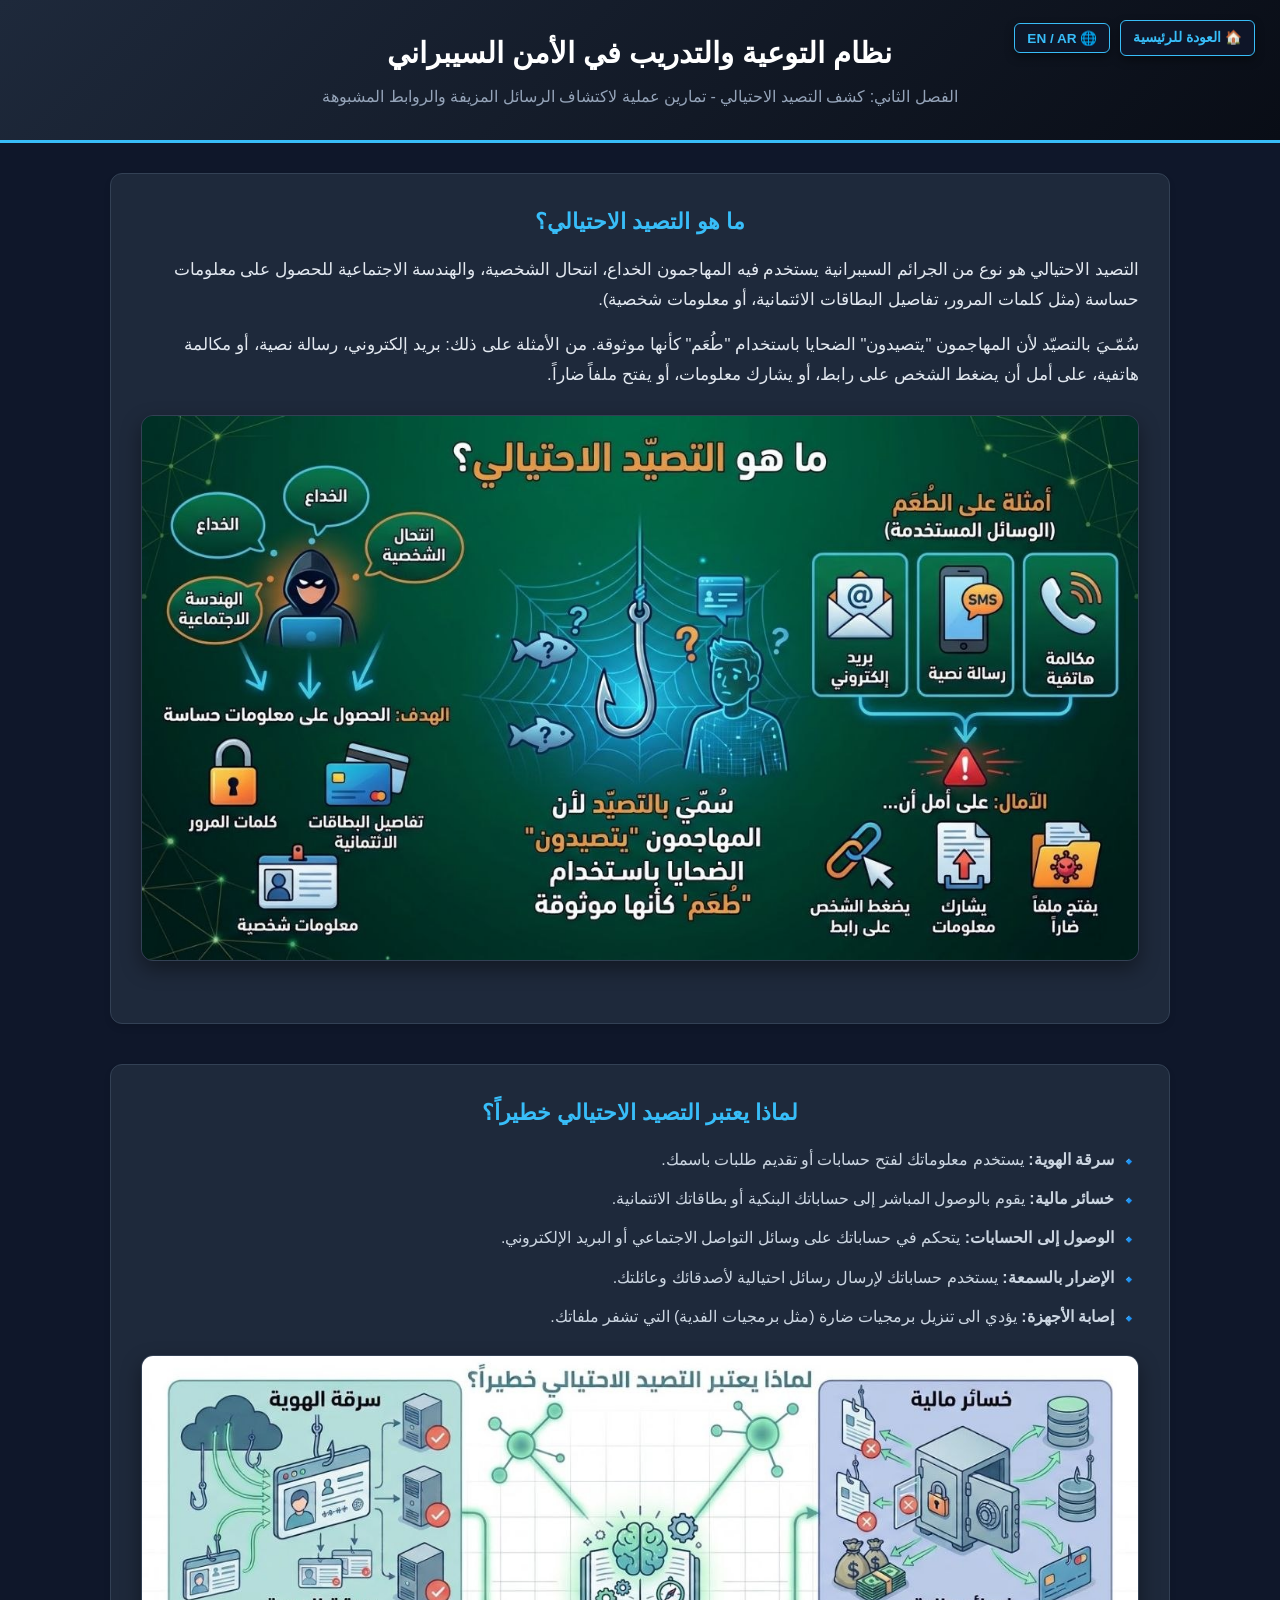
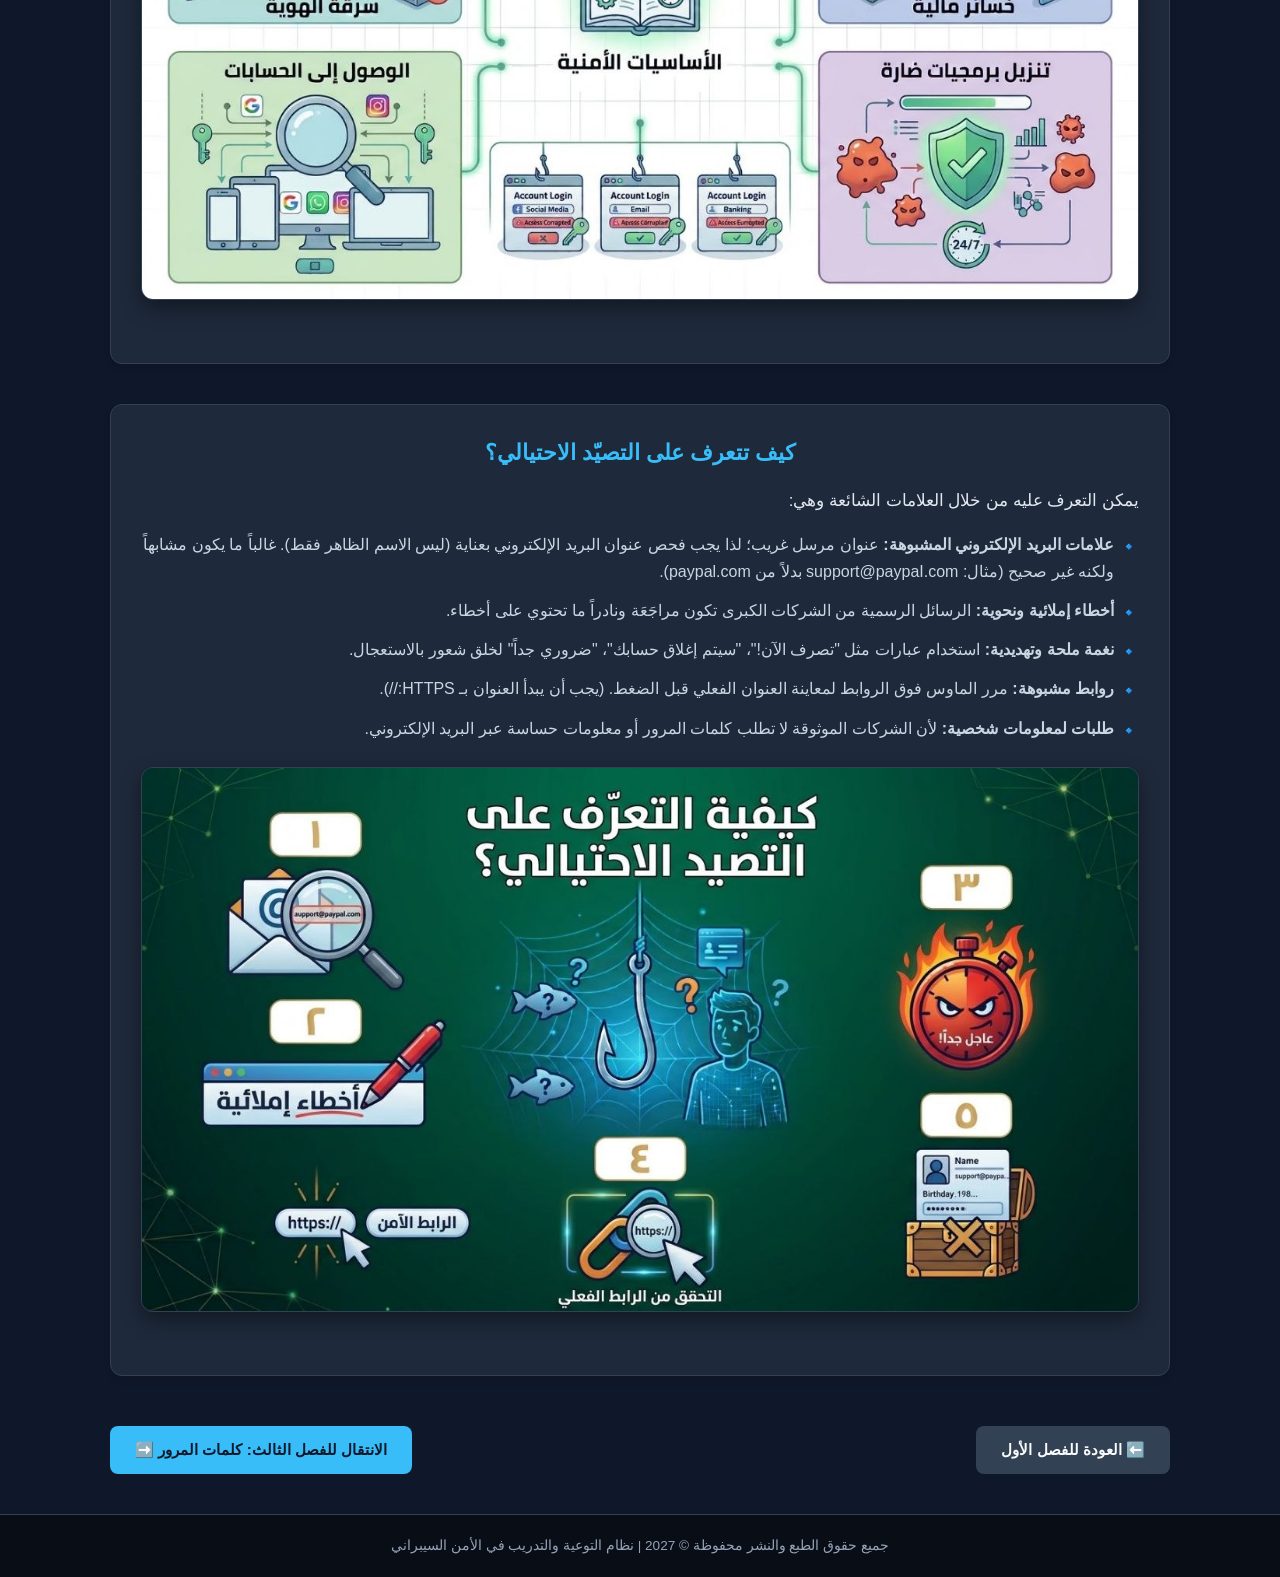
<file: chapter2.html>
<!DOCTYPE html>
<html lang="ar" dir="rtl" id="htmlRoot">
<head>
    <meta charset="UTF-8">
    <meta name="viewport" content="width=device-width, initial-scale=1.0">
    <title data-i18n="ch2PageTitle">نظام التوعية والتدريب في الأمن السيبراني - الفصل الثاني</title>
    <link rel="stylesheet" href="style.css">
    <style>
        .slide-in-right {
            animation: slideRight 0.8s cubic-bezier(0.25, 1, 0.5, 1) forwards;
        }
        @keyframes slideRight {
            0% { opacity: 0; transform: translateX(60px); }
            100% { opacity: 1; transform: translateX(0); }
        }
        .media-box { text-align: center; margin: 25px 0; }
        .media-box img {
            max-width: 100%; height: auto; border-radius: 12px;
            border: 1px solid #334155; box-shadow: 0 8px 20px rgba(0,0,0,0.4);
        }
        .content-paragraph { color: #e2e8f0; font-size: 1.05rem; line-height: 1.8; margin-bottom: 15px; }
        body.light-mode .content-paragraph { color: #0f172a !important; font-weight: 500; }
        
        .sub-heading { color: #38bdf8; font-size: 1.25rem; margin: 20px 0 10px 0; }
        body.light-mode .sub-heading { color: #2563eb !important; }

        .custom-list { list-style: none; padding-right: 0; margin-bottom: 20px; }
        .custom-list li { position: relative; padding-right: 25px; margin-bottom: 12px; color: #cbd5e1; line-height: 1.7; }
        body.light-mode .custom-list li { color: #1e293b !important; font-weight: 500; }
        .custom-list li::before { content: "🔹"; position: absolute; right: 0; top: 2px; }

        body.light-mode .intro-card { background-color: #ffffff !important; color: #0f172a !important; border-color: #cbd5e1; }
        body.light-mode .feature-box { background-color: #ffffff !important; color: #0f172a !important; border-color: #cbd5e1; }
        body.light-mode .feature-box h3, body.light-mode .feature-box p { color: #0f172a !important; }
        body.light-mode .centered-title { color: #2563eb !important; }
    </style>
</head>
<body>

    <!-- أدوات التحكم العلوية -->
    <div class="top-controls">
        <a href="index.html" class="lang-switch-btn" style="text-decoration: none;" onclick="localStorage.setItem('cyberBackupEnabled', 'true');" data-i18n="backHome">🏠 العودة للرئيسية</a>
        <button class="lang-switch-btn" onclick="toggleChapterLanguage()">🌐 EN / AR</button>
    </div>

    <!-- رأس الصفحة -->
    <header class="header slide-in-right">
        <h1 class="main-title" data-i18n="mainTitle">نظام التوعية والتدريب في الأمن السيبراني</h1>
        <p class="subtitle" data-i18n="ch2SubTitle">الفصل الثاني: كشف التصيد الاحتيالي - تمارين عملية لاكتشاف الرسائل المزيفة والروابط المشبوهة</p>
    </header>

    <main class="main-content slide-in-right">
        
        <!-- الفقرة الأولى -->
        <section class="intro-card">
            <h2 class="centered-title" data-i18n="ch2Title1">ما هو التصيد الاحتيالي؟</h2>
            <p class="content-paragraph" data-i18n="ch2Text1">
                التصيد الاحتيالي هو نوع من الجرائم السيبرانية يستخدم فيه المهاجمون الخداع، انتحال الشخصية، والهندسة الاجتماعية للحصول على معلومات حساسة (مثل كلمات المرور، تفاصيل البطاقات الائتمانية، أو معلومات شخصية).
            </p>
            <p class="content-paragraph" data-i18n="ch2Text1Sub">
                سُمّـيَ بالتصيّد لأن المهاجمون "يتصيدون" الضحايا باستخدام "طُعَم" كأنها موثوقة. من الأمثلة على ذلك: بريد إلكتروني، رسالة نصية، أو مكالمة هاتفية، على أمل أن يضغط الشخص على رابط، أو يشارك معلومات، أو يفتح ملفاً ضاراً.
            </p>
            <div class="media-box">
                <img src="c2img1.jpg" alt="مفهوم التصيد الاحتيالي">
            </div>
        </section>

        <!-- الفقرة الثانية -->
        <section class="intro-card">
            <h2 class="centered-title" data-i18n="ch2Title2">لماذا يعتبر التصيد الاحتيالي خطيراً؟</h2>
            <ul class="custom-list">
                <li data-i18n="p1"><strong>سرقة الهوية:</strong> يستخدم معلوماتك لفتح حسابات أو تقديم طلبات باسمك.</li>
                <li data-i18n="p2"><strong>خسائر مالية:</strong> يقوم بالوصول المباشر إلى حساباتك البنكية أو بطاقاتك الائتمانية.</li>
                <li data-i18n="p3"><strong>الوصول إلى الحسابات:</strong> يتحكم في حساباتك على وسائل التواصل الاجتماعي أو البريد الإلكتروني.</li>
                <li data-i18n="p4"><strong>الإضرار بالسمعة:</strong> يستخدم حساباتك لإرسال رسائل احتيالية لأصدقائك وعائلتك.</li>
                <li data-i18n="p5"><strong>إصابة الأجهزة:</strong> يؤدي الى تنزيل برمجيات ضارة (مثل برمجيات الفدية) التي تشفر ملفاتك.</li>
            </ul>
            <div class="media-box">
                <img src="c2img2.jpg" alt="خطورة التصيد الاحتيالي">
            </div>
        </section>

        <!-- الفقرة الثالثة -->
        <section class="intro-card">
            <h2 class="centered-title" data-i18n="ch2Title3">كيف تتعرف على التصيّد الاحتيالي؟</h2>
            <p class="content-paragraph" data-i18n="ch2Text3">
                يمكن التعرف عليه من خلال العلامات الشائعة وهي:
            </p>
            <ul class="custom-list">
                <li data-i18n="t1"><strong>علامات البريد الإلكتروني المشبوهة:</strong> عنوان مرسل غريب؛ لذا يجب فحص عنوان البريد الإلكتروني بعناية (ليس الاسم الظاهر فقط). غالباً ما يكون مشابهاً ولكنه غير صحيح (مثال: support@paypaI.com بدلاً من paypal.com).</li>
                <li data-i18n="t2"><strong>أخطاء إملائية ونحوية:</strong> الرسائل الرسمية من الشركات الكبرى تكون مراجَعَة ونادراً ما تحتوي على أخطاء.</li>
                <li data-i18n="t3"><strong>نغمة ملحة وتهديدية:</strong> استخدام عبارات مثل "تصرف الآن!"، "سيتم إغلاق حسابك"، "ضروري جداً" لخلق شعور بالاستعجال.</li>
                <li data-i18n="t4"><strong>روابط مشبوهة:</strong> مرر الماوس فوق الروابط لمعاينة العنوان الفعلي قبل الضغط. (يجب أن يبدأ العنوان بـ HTTPS://).</li>
                <li data-i18n="t5"><strong>طلبات لمعلومات شخصية:</strong> لأن الشركات الموثوقة لا تطلب كلمات المرور أو معلومات حساسة عبر البريد الإلكتروني.</li>
            </ul>
            <div class="media-box">
                <img src="c2img3.jpg" alt="طرق التعرف على التصيد الاحتيالي">
            </div>
        </section>

        <div style="text-align: center; margin: 40px 0; display: flex; justify-content: space-between; gap: 15px;">
            <a href="chapter1.html" class="primary-btn" style="display: inline-block; padding: 12px 25px; text-decoration: none; width: auto; background: #334155; color: #f8fafc;" data-i18n="prevChapterBtn">⬅️ العودة للفصل الأول</a>
            <a href="chapter3.html" class="primary-btn" style="display: inline-block; padding: 12px 25px; text-decoration: none; width: auto;" data-i18n="nextChapterBtn">الانتقال للفصل الثالث: كلمات المرور ➡️</a>
        </div>
    </main>

    <footer class="footer">
        <p data-i18n="footerText">جميع حقوق الطبع والنشر محفوظة © 2027 | نظام التوعية والتدريب في الأمن السيبراني</p>
    </footer>

    <script>
        let currentLang = localStorage.getItem('cyberLang') || 'ar';
        
        const ch2Translations = {
            ar: {
                backHome: "🏠 العودة للرئيسية",
                mainTitle: "نظام التوعية والتدريب في الأمن السيبراني",
                ch2SubTitle: "الفصل الثاني: كشف التصيد الاحتيالي - تمارين عملية لاكتشاف الرسائل المزيفة والروابط المشبوهة",
                ch2Title1: "ما هو التصيد الاحتيالي؟",
                ch2Text1: "التصيد الاحتيالي هو نوع من الجرائم السيبرانية يستخدم فيه المهاجمون الخداع، انتحال الشخصية، والهندسة الاجتماعية للحصول على معلومات حساسة (مثل كلمات المرور، تفاصيل البطاقات الائتمانية، أو معلومات شخصية).",
                ch2Text1Sub: "سُمّـيَ بالتصيّد لأن المهاجمون \"يتصيدون\" الضحايا باستخدام \"طُعَم\" كأنها موثوقة. من الأمثلة على ذلك: بريد إلكتروني، رسالة نصية، أو مكالمة هاتفية، على أمل أن يضغط الشخص على رابط، أو يشارك معلومات، أو يفتح ملفاً ضاراً.",
                ch2Title2: "لماذا يعتبر التصيد الاحتيالي خطيراً؟",
                p1: "سرقة الهوية: يستخدم معلوماتك لفتح حسابات أو تقديم طلبات باسمك.",
                p2: "خسائر مالية: يقوم بالوصول المباشر إلى حساباتك البنكية أو بطاقاتك الائتمانية.",
                p3: "الوصول إلى الحسابات: يتحكم في حساباتك على وسائل التواصل الاجتماعي أو البريد الإلكتروني.",
                p4: "الإضرار بالسمعة: يستخدم حساباتك لإرسال رسائل احتيالية لأصدقائك وعائلتك.",
                p5: "إصابة الأجهزة: يؤدي الى تنزيل برمجيات ضارة (مثل برمجيات الفدية) التي تشفر ملفاتك.",
                ch2Title3: "كيف تتعرف على التصيّد الاحتيالي؟",
                ch2Text3: "يمكن التعرف عليه من خلال العلامات الشائعة وهي:",
                t1: "علامات البريد الإلكتروني المشبوهة: عنوان مرسل غريب؛ لذا يجب فحص عنوان البريد الإلكتروني بعناية (ليس الاسم الظاهر فقط). غالباً ما يكون مشابهاً ولكنه غير صحيح (مثال: support@paypaI.com بدلاً من paypal.com).",
                t2: "أخطاء إملائية ونحوية: الرسائل الرسمية من الشركات الكبرى تكون مراجَعَة ونادراً ما تحتوي على أخطاء.",
                t3: "نغمة ملحة وتهديدية: استخدام عبارات مثل \"تصرف الآن!\"، \"سيتم إغلاق حسابك\"، \"ضروري جداً\" لخلق شعور بالاستعجال.",
                t4: "روابط مشبوهة: مرر الماوس فوق الروابط لمعاينة العنوان الفعلي قبل الضغط. (يجب أن يبدأ العنوان بـ HTTPS://).",
                t5: "طلبات لمعلومات شخصية: لأن الشركات الموثوقة لا تطلب كلمات المرور أو معلومات حساسة عبر البريد الإلكتروني.",
                prevChapterBtn: "⬅️ العودة للفصل الأول",
                nextChapterBtn: "الانتقال للفصل الثالث: كلمات المرور ➡️",
                footerText: "جميع حقوق الطبع والنشر محفوظة © 2027 | نظام التوعية والتدريب في الأمن السيبراني"
            },
            en: {
                backHome: "🏠 Back to Home",
                mainTitle: "Cybersecurity Awareness and Training System",
                ch2SubTitle: "Chapter 2: Phishing Detection - Practical exercises to discover fake messages and links",
                ch2Title1: "What is Phishing?",
                ch2Text1: "Phishing is a type of cybercrime where attackers use deception, impersonation, and social engineering to obtain sensitive information.",
                ch2Text1Sub: "It is called phishing because attackers 'fish' for victims using trusted 'bait' like emails, texts, or calls.",
                ch2Title2: "Why is Phishing Dangerous?",
                p1: "Identity Theft: Uses your info to open accounts or apply for requests in your name.",
                p2: "Financial Losses: Direct access to bank accounts or credit cards.",
                p3: "Account Takeover: Controls social media or email accounts.",
                p4: "Reputational Damage: Uses your accounts to send scam messages to contacts.",
                p5: "Malware Infection: Downloads harmful software (like ransomware) encrypting files.",
                ch2Title3: "How to Spot Phishing?",
                ch2Text3: "It can be identified through common signs:",
                t1: "Suspicious Email Signs: Strange sender address. Always check carefully.",
                t2: "Spelling & Grammar Errors: Official messages are reviewed and rarely contain errors.",
                t3: "Urgent & Threatening Tone: Using phrases like 'Act Now!' or 'Account Closing'.",
                t4: "Suspicious Links: Hover over links to preview URLs before clicking.",
                t5: "Personal Info Requests: Trusted companies never ask for passwords via email.",
                prevChapterBtn: "⬅️ Back to Chapter 1",
                nextChapterBtn: "Proceed to Chapter 3: Passwords ➡️",
                footerText: "All Rights Reserved © 2027 | Cybersecurity Awareness and Training System"
            }
        };

        function toggleChapterLanguage() {
            currentLang = currentLang === 'ar' ? 'en' : 'ar';
            localStorage.setItem('cyberLang', currentLang);
            const htmlRoot = document.getElementById('htmlRoot');
            htmlRoot.setAttribute('lang', currentLang);
            htmlRoot.setAttribute('dir', currentLang === 'ar' ? 'rtl' : 'ltr');

            document.querySelectorAll('[data-i18n]').forEach(el => {
                const key = el.getAttribute('data-i18n');
                if (ch2Translations[currentLang][key]) {
                    el.innerText = ch2Translations[currentLang][key];
                }
            });
        }

        window.addEventListener('DOMContentLoaded', () => {
            if (currentLang === 'en') {
                toggleChapterLanguage();
                currentLang = 'en';
            }
            if (localStorage.getItem('cyberThemeMode') === 'light') {
                document.body.classList.add('light-mode');
            }
        });
    </script>
    <script src="script.js"></script>
</body>
</html>
</file>
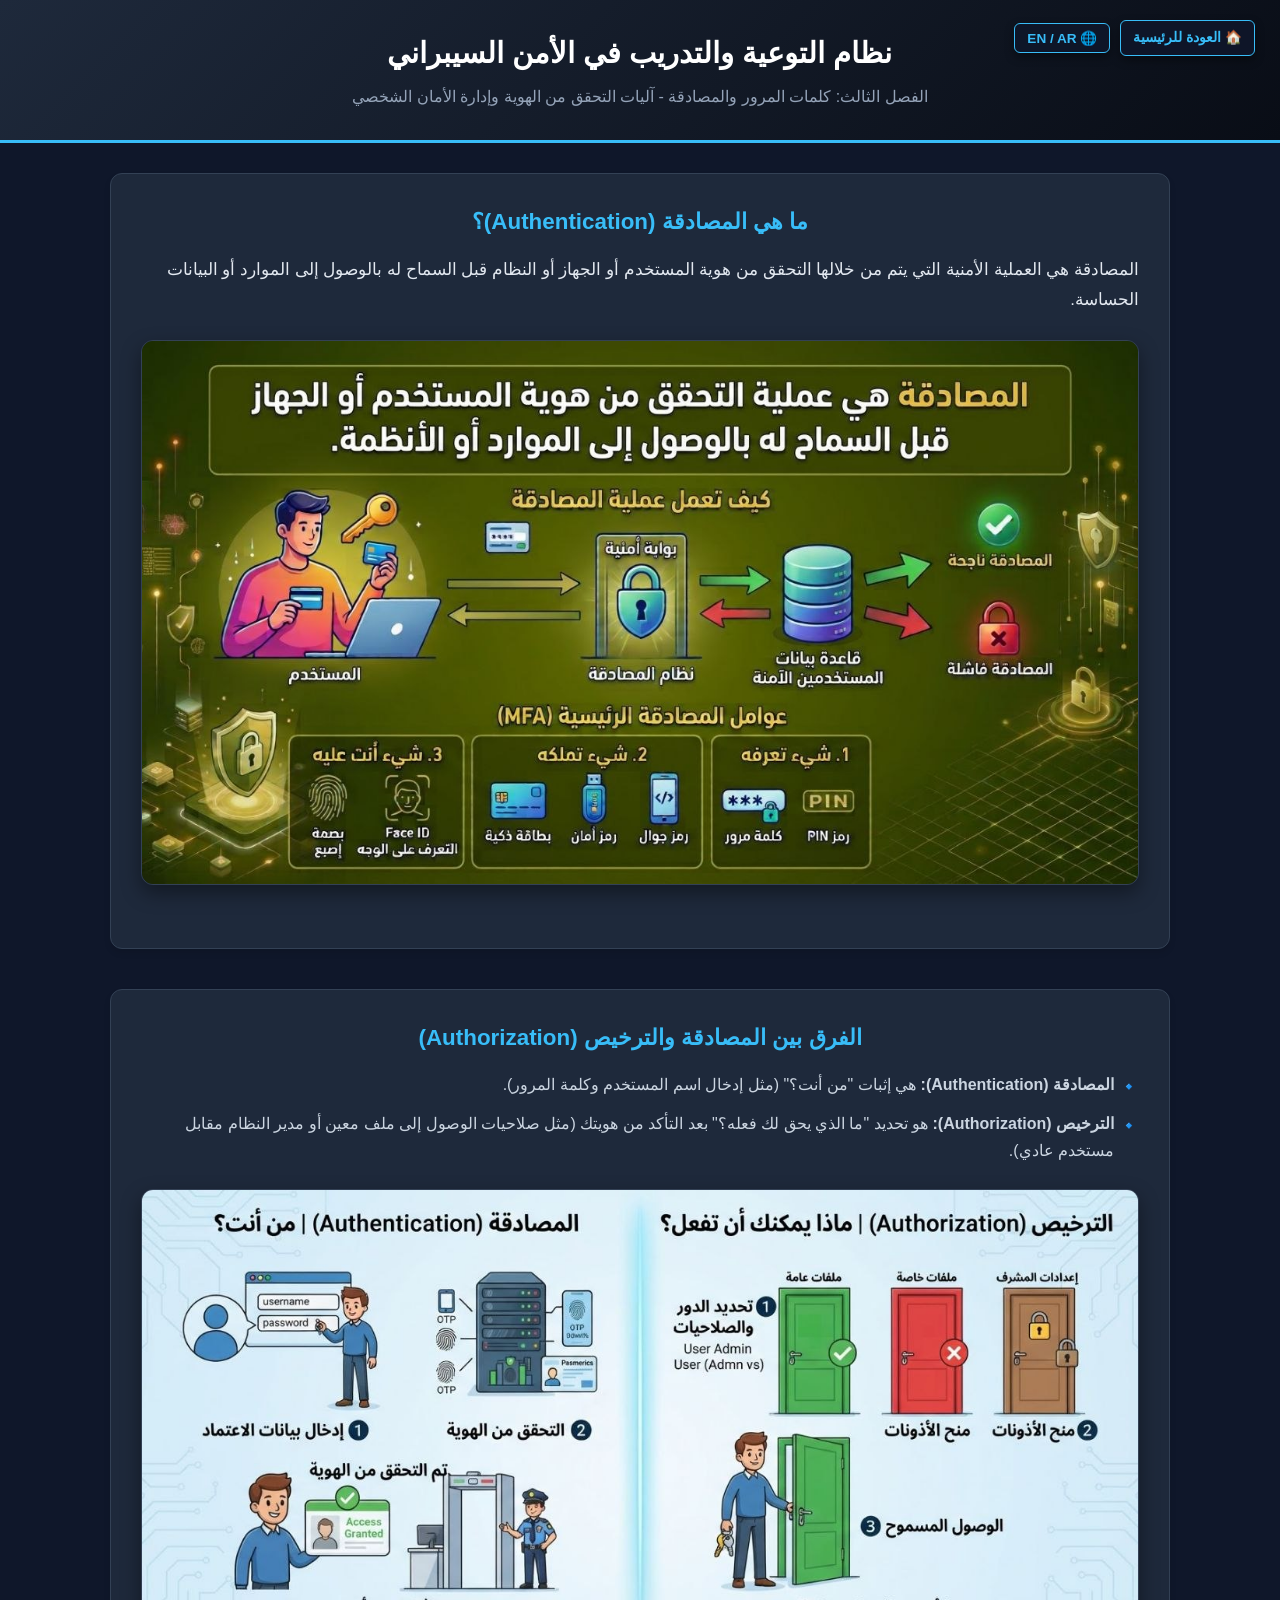
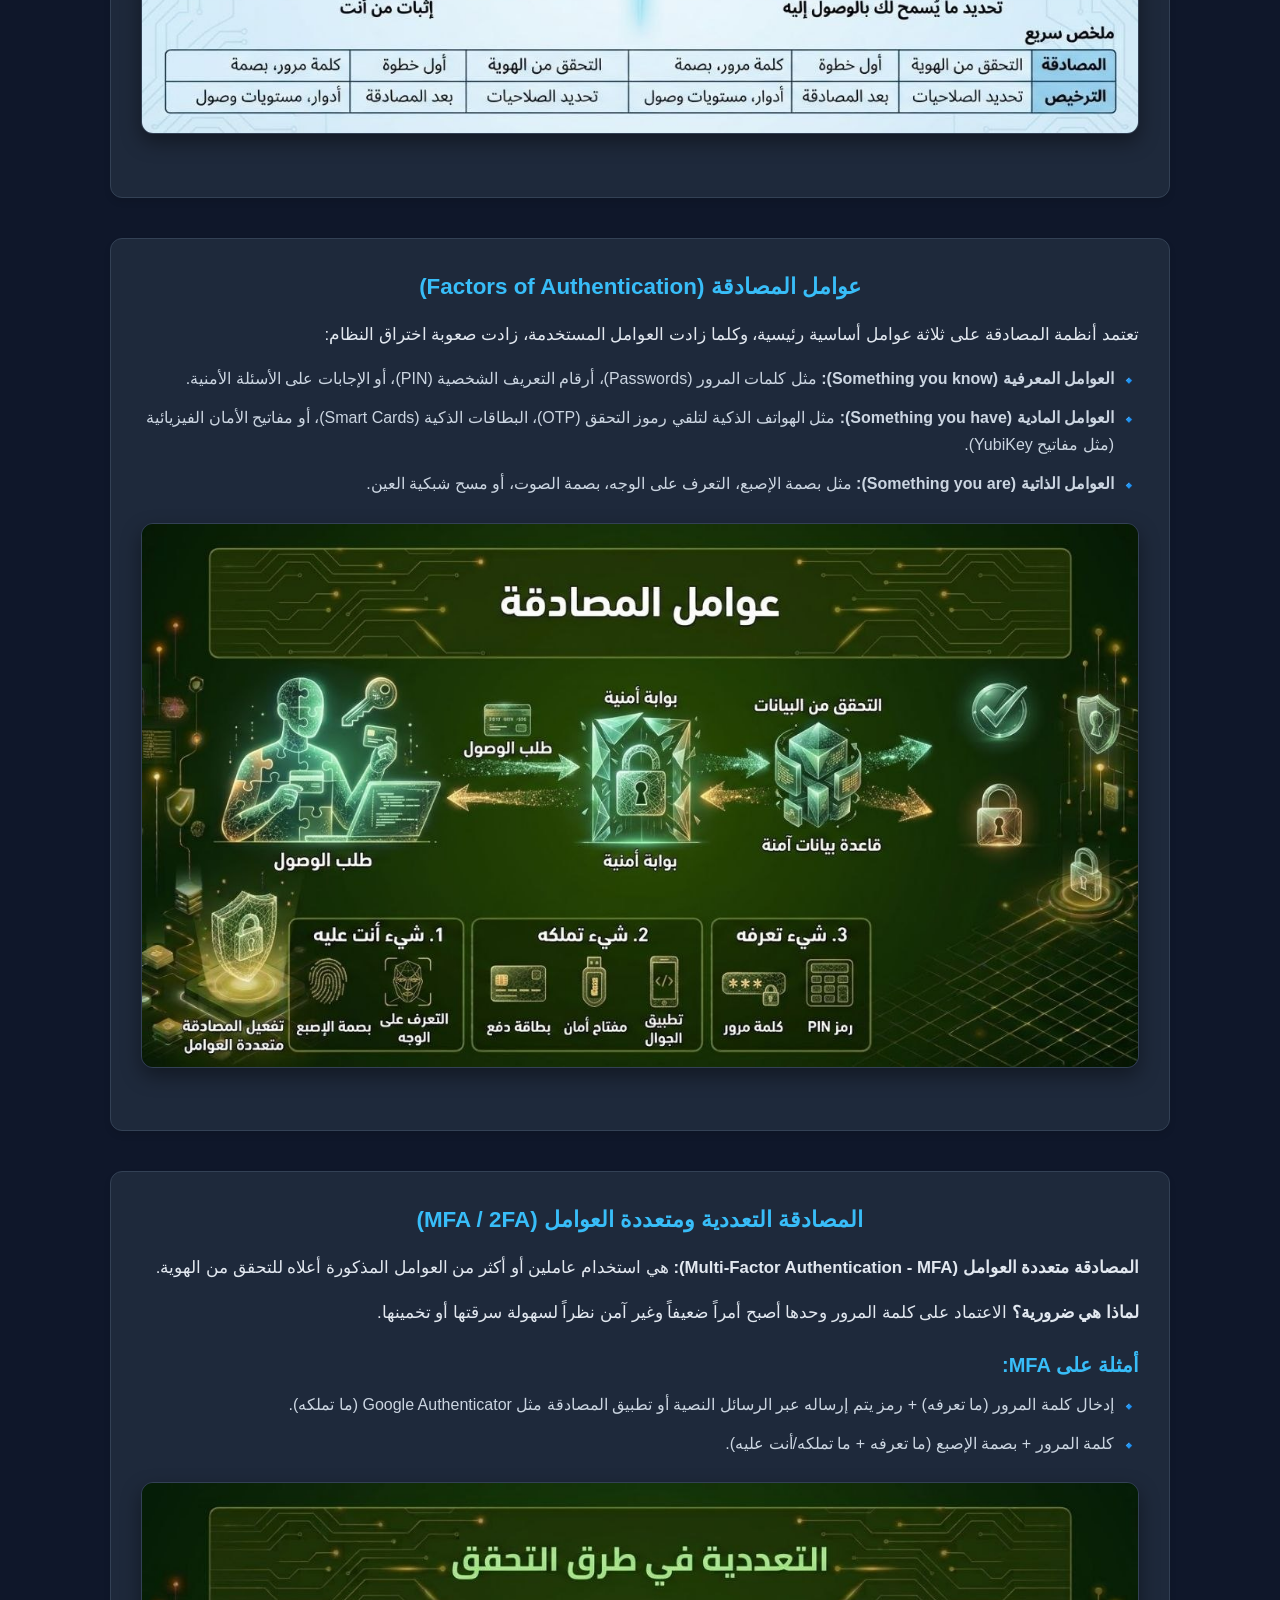
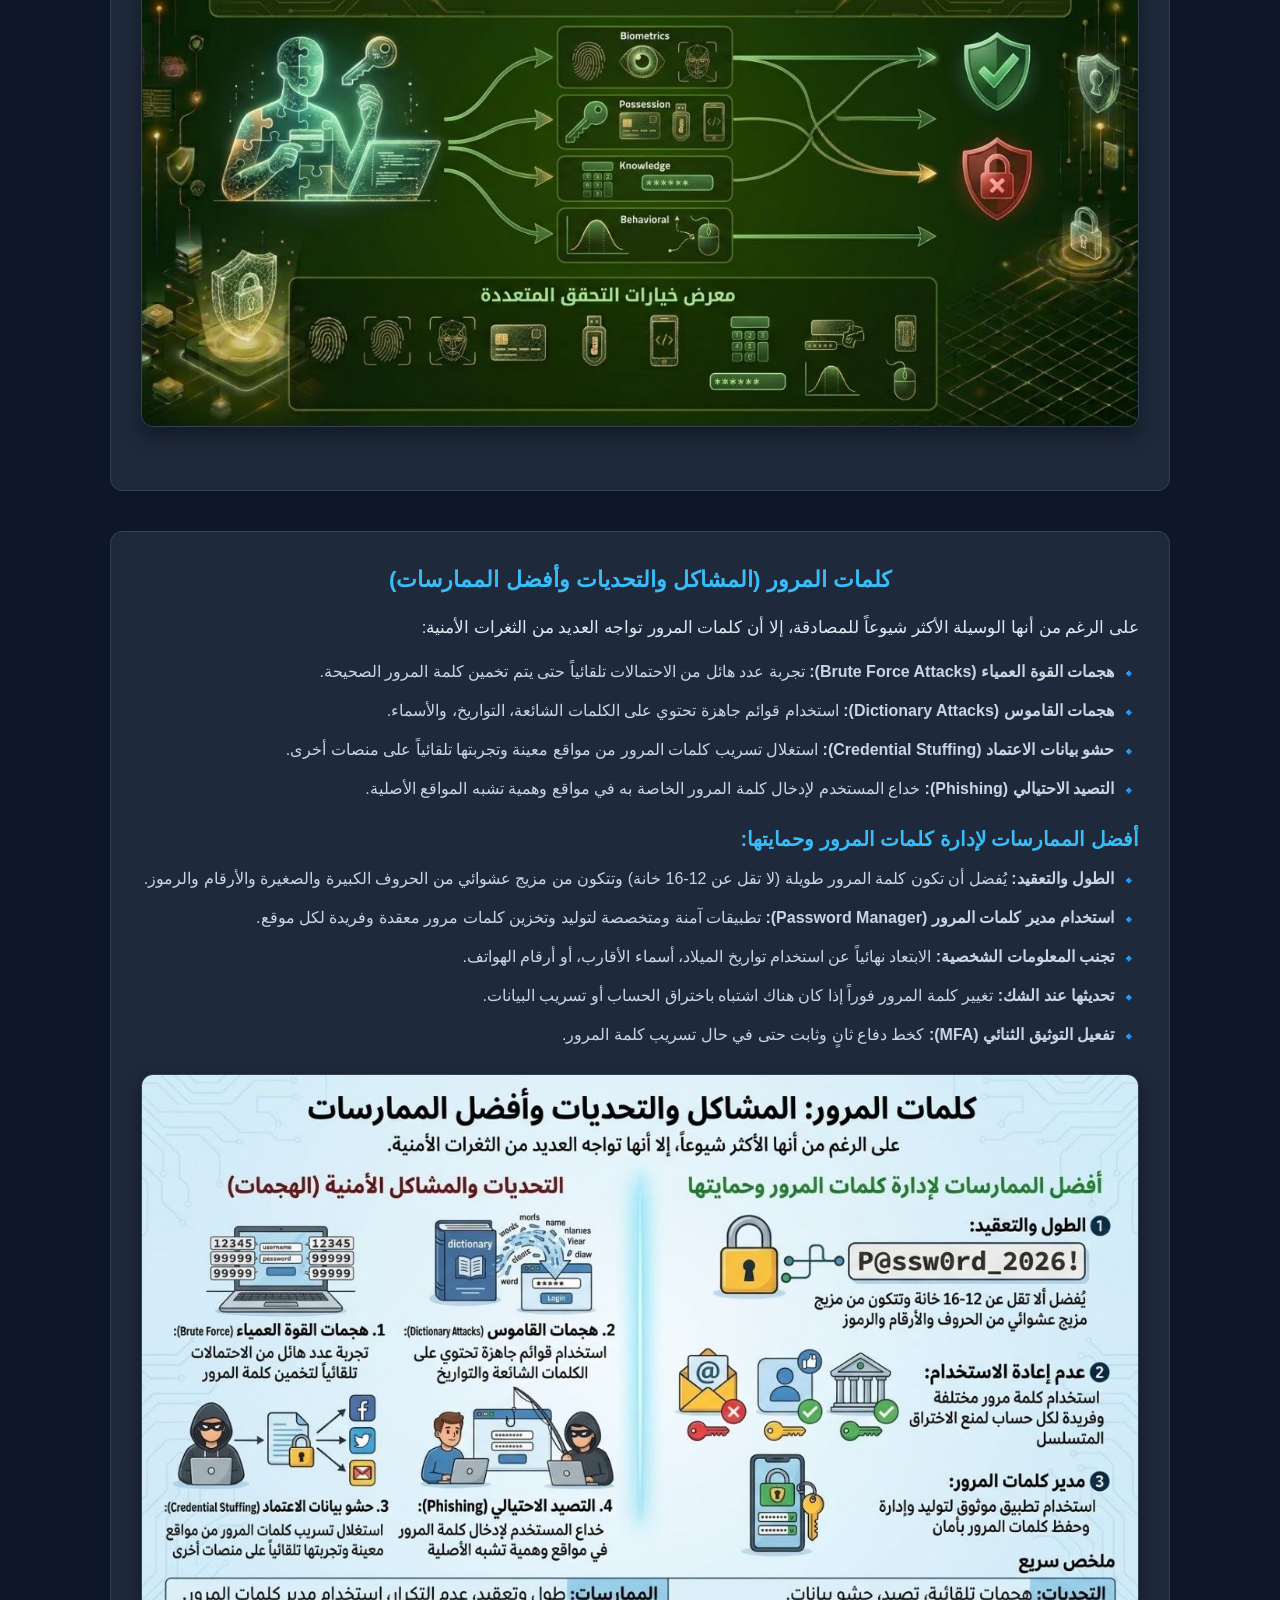
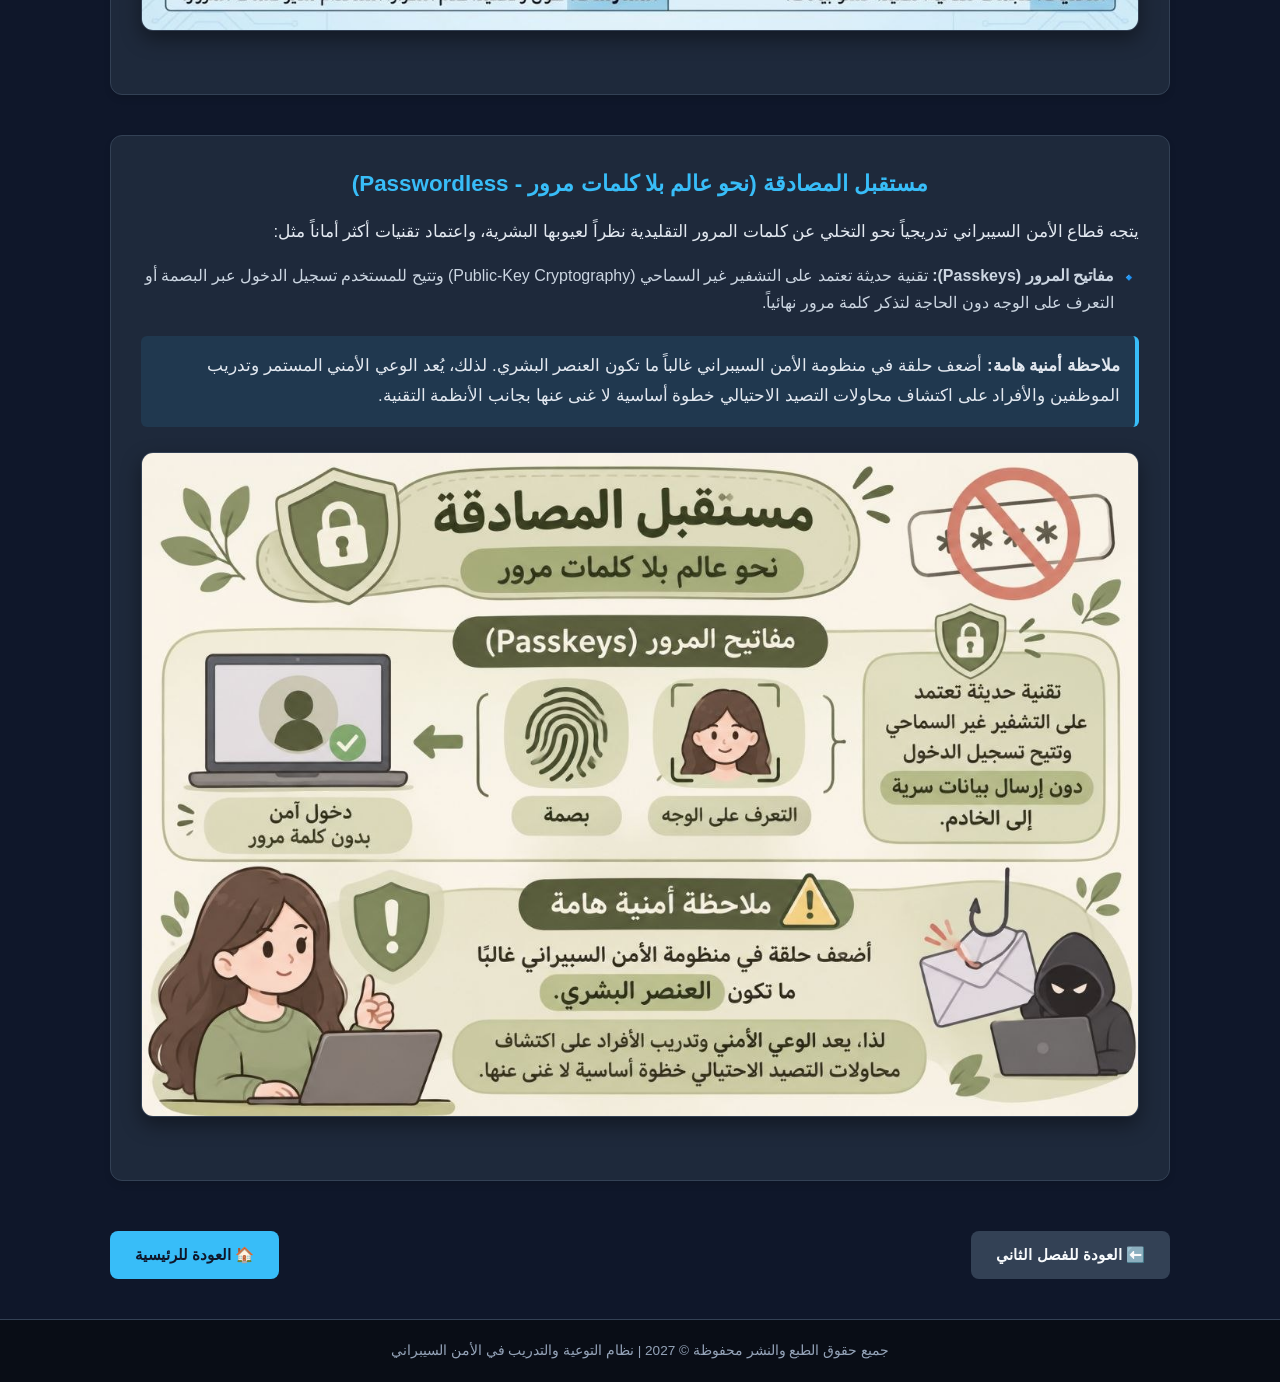
<file: chapter3.html>
<!DOCTYPE html>
<html lang="ar" dir="rtl" id="htmlRoot">
<head>
    <meta charset="UTF-8">
    <meta name="viewport" content="width=device-width, initial-scale=1.0">
    <title data-i18n="ch3PageTitle">نظام التوعية والتدريب في الأمن السيبراني - الفصل الثالث</title>
    <link rel="stylesheet" href="style.css">
    <style>
        .slide-in-right {
            animation: slideRight 0.8s cubic-bezier(0.25, 1, 0.5, 1) forwards;
        }
        @keyframes slideRight {
            0% { opacity: 0; transform: translateX(60px); }
            100% { opacity: 1; transform: translateX(0); }
        }
        .media-box { text-align: center; margin: 25px 0; }
        .media-box img {
            max-width: 100%; height: auto; border-radius: 12px;
            border: 1px solid #334155; box-shadow: 0 8px 20px rgba(0,0,0,0.4);
        }
        .content-paragraph { color: #e2e8f0; font-size: 1.05rem; line-height: 1.8; margin-bottom: 15px; }
        body.light-mode .content-paragraph { color: #0f172a !important; font-weight: 500; }
        
        .sub-heading { color: #38bdf8; font-size: 1.25rem; margin: 20px 0 10px 0; }
        body.light-mode .sub-heading { color: #2563eb !important; }

        .custom-list { list-style: none; padding-right: 0; margin-bottom: 20px; }
        .custom-list li { position: relative; padding-right: 25px; margin-bottom: 12px; color: #cbd5e1; line-height: 1.7; }
        body.light-mode .custom-list li { color: #1e293b !important; font-weight: 500; }
        .custom-list li::before { content: "🔹"; position: absolute; right: 0; top: 2px; }

        body.light-mode .intro-card { background-color: #ffffff !important; color: #0f172a !important; border-color: #cbd5e1; }
        body.light-mode .feature-box { background-color: #ffffff !important; color: #0f172a !important; border-color: #cbd5e1; }
        body.light-mode .feature-box h3, body.light-mode .feature-box p { color: #0f172a !important; }
        body.light-mode .centered-title { color: #2563eb !important; }
    </style>
</head>
<body>

    <!-- أدوات التحكم العلوية -->
    <div class="top-controls">
        <a href="index.html" class="lang-switch-btn" style="text-decoration: none;" onclick="localStorage.setItem('cyberBackupEnabled', 'true');" data-i18n="backHome">🏠 العودة للرئيسية</a>
        <button class="lang-switch-btn" onclick="toggleChapterLanguage()">🌐 EN / AR</button>
    </div>

    <!-- رأس الصفحة -->
    <header class="header slide-in-right">
        <h1 class="main-title" data-i18n="mainTitle">نظام التوعية والتدريب في الأمن السيبراني</h1>
        <p class="subtitle" data-i18n="ch3SubTitle">الفصل الثالث: كلمات المرور والمصادقة - آليات التحقق من الهوية وإدارة الأمان الشخصي</p>
    </header>

    <main class="main-content slide-in-right">
        
        <!-- الفقرة الأولى -->
        <section class="intro-card">
            <h2 class="centered-title" data-i18n="ch3Title1">ما هي المصادقة (Authentication)؟</h2>
            <p class="content-paragraph" data-i18n="ch3Text1">
                المصادقة هي العملية الأمنية التي يتم من خلالها التحقق من هوية المستخدم أو الجهاز أو النظام قبل السماح له بالوصول إلى الموارد أو البيانات الحساسة.
            </p>
            <div class="media-box">
                <img src="c3img1.jpg" alt="مفهوم المصادقة">
            </div>
        </section>

        <!-- الفقرة الثانية -->
        <section class="intro-card">
            <h2 class="centered-title" data-i18n="ch3Title2">الفرق بين المصادقة والترخيص (Authorization)</h2>
            <ul class="custom-list">
                <li data-i18n="ch3_p2_1"><strong>المصادقة (Authentication):</strong> هي إثبات "من أنت؟" (مثل إدخال اسم المستخدم وكلمة المرور).</li>
                <li data-i18n="ch3_p2_2"><strong>الترخيص (Authorization):</strong> هو تحديد "ما الذي يحق لك فعله؟" بعد التأكد من هويتك (مثل صلاحيات الوصول إلى ملف معين أو مدير النظام مقابل مستخدم عادي).</li>
            </ul>
            <div class="media-box">
                <img src="c3img2.jpg" alt="الفرق بين المصادقة والترخيص">
            </div>
        </section>

        <!-- الفقرة الثالثة -->
        <section class="intro-card">
            <h2 class="centered-title" data-i18n="ch3Title3">عوامل المصادقة (Factors of Authentication)</h2>
            <p class="content-paragraph" data-i18n="ch3Text3">
                تعتمد أنظمة المصادقة على ثلاثة عوامل أساسية رئيسية، وكلما زادت العوامل المستخدمة، زادت صعوبة اختراق النظام:
            </p>
            <ul class="custom-list">
                <li data-i18n="ch3_f1"><strong>العوامل المعرفية (Something you know):</strong> مثل كلمات المرور (Passwords)، أرقام التعريف الشخصية (PIN)، أو الإجابات على الأسئلة الأمنية.</li>
                <li data-i18n="ch3_f2"><strong>العوامل المادية (Something you have):</strong> مثل الهواتف الذكية لتلقي رموز التحقق (OTP)، البطاقات الذكية (Smart Cards)، أو مفاتيح الأمان الفيزيائية (مثل مفاتيح YubiKey).</li>
                <li data-i18n="ch3_f3"><strong>العوامل الذاتية (Something you are):</strong> مثل بصمة الإصبع، التعرف على الوجه، بصمة الصوت، أو مسح شبكية العين.</li>
            </ul>
            <div class="media-box">
                <img src="c3img3.jpg" alt="عوامل المصادقة">
            </div>
        </section>

        <!-- الفقرة الرابعة -->
        <section class="intro-card">
            <h2 class="centered-title" data-i18n="ch3Title4">المصادقة التعددية ومتعددة العوامل (MFA / 2FA)</h2>
            <p class="content-paragraph" data-i18n="ch3Text4_1">
                <strong>المصادقة متعددة العوامل (Multi-Factor Authentication - MFA):</strong> هي استخدام عاملين أو أكثر من العوامل المذكورة أعلاه للتحقق من الهوية.
            </p>
            <p class="content-paragraph" data-i18n="ch3Text4_2">
                <strong>لماذا هي ضرورية؟</strong> الاعتماد على كلمة المرور وحدها أصبح أمراً ضعيفاً وغير آمن نظراً لسهولة سرقتها أو تخمينها.
            </p>
            <h3 class="sub-heading" data-i18n="ch3SubMfa">أمثلة على MFA:</h3>
            <ul class="custom-list">
                <li data-i18n="ch3_mfa1">إدخال كلمة المرور (ما تعرفه) + رمز يتم إرساله عبر الرسائل النصية أو تطبيق المصادقة مثل Google Authenticator (ما تملكه).</li>
                <li data-i18n="ch3_mfa2">كلمة المرور + بصمة الإصبع (ما تعرفه + ما تملكه/أنت عليه).</li>
            </ul>
            <div class="media-box">
                <img src="c3img4.jpg" alt="المصادقة متعددة العوامل">
            </div>
        </section>

        <!-- الفقرة الخامسة -->
        <section class="intro-card">
            <h2 class="centered-title" data-i18n="ch3Title5">كلمات المرور (المشاكل والتحديات وأفضل الممارسات)</h2>
            <p class="content-paragraph" data-i18n="ch3Text5_intro">
                على الرغم من أنها الوسيلة الأكثر شيوعاً للمصادقة، إلا أن كلمات المرور تواجه العديد من الثغرات الأمنية:
            </p>
            <ul class="custom-list">
                <li data-i18n="ch3_b1"><strong>هجمات القوة العمياء (Brute Force Attacks):</strong> تجربة عدد هائل من الاحتمالات تلقائياً حتى يتم تخمين كلمة المرور الصحيحة.</li>
                <li data-i18n="ch3_b2"><strong>هجمات القاموس (Dictionary Attacks):</strong> استخدام قوائم جاهزة تحتوي على الكلمات الشائعة، التواريخ، والأسماء.</li>
                <li data-i18n="ch3_b3"><strong>حشو بيانات الاعتماد (Credential Stuffing):</strong> استغلال تسريب كلمات المرور من مواقع معينة وتجربتها تلقائياً على منصات أخرى.</li>
                <li data-i18n="ch3_b4"><strong>التصيد الاحتيالي (Phishing):</strong> خداع المستخدم لإدخال كلمة المرور الخاصة به في مواقع وهمية تشبه المواقع الأصلية.</li>
            </ul>

            <h3 class="sub-heading" data-i18n="ch3SubBestPractices">أفضل الممارسات لإدارة كلمات المرور وحمايتها:</h3>
            <ul class="custom-list">
                <li data-i18n="ch3_bp1"><strong>الطول والتعقيد:</strong> يُفضل أن تكون كلمة المرور طويلة (لا تقل عن 12-16 خانة) وتتكون من مزيج عشوائي من الحروف الكبيرة والصغيرة والأرقام والرموز.</li>
                <li data-i18n="ch3_bp2"><strong>استخدام مدير كلمات المرور (Password Manager):</strong> تطبيقات آمنة ومتخصصة لتوليد وتخزين كلمات مرور معقدة وفريدة لكل موقع.</li>
                <li data-i18n="ch3_bp3"><strong>تجنب المعلومات الشخصية:</strong> الابتعاد نهائياً عن استخدام تواريخ الميلاد، أسماء الأقارب، أو أرقام الهواتف.</li>
                <li data-i18n="ch3_bp4"><strong>تحديثها عند الشك:</strong> تغيير كلمة المرور فوراً إذا كان هناك اشتباه باختراق الحساب أو تسريب البيانات.</li>
                <li data-i18n="ch3_bp5"><strong>تفعيل التوثيق الثنائي (MFA):</strong> كخط دفاع ثانٍ وثابت حتى في حال تسريب كلمة المرور.</li>
            </ul>
            <div class="media-box">
                <img src="c3img5.jpg" alt="إدارة كلمات المرور وأفضل الممارسات">
            </div>
        </section>

        <!-- الفقرة السادسة والملاحظة -->
        <section class="intro-card">
            <h2 class="centered-title" data-i18n="ch3Title6">مستقبل المصادقة (نحو عالم بلا كلمات مرور - Passwordless)</h2>
            <p class="content-paragraph" data-i18n="ch3Text6">
                يتجه قطاع الأمن السيبراني تدريجياً نحو التخلي عن كلمات المرور التقليدية نظراً لعيوبها البشرية، واعتماد تقنيات أكثر أماناً مثل:
            </p>
            <ul class="custom-list">
                <li data-i18n="ch3_passkeys"><strong>مفاتيح المرور (Passkeys):</strong> تقنية حديثة تعتمد على التشفير غير السماحي (Public-Key Cryptography) وتتيح للمستخدم تسجيل الدخول عبر البصمة أو التعرف على الوجه دون الحاجة لتذكر كلمة مرور نهائياً.</li>
            </ul>

            <p class="content-paragraph" style="background: rgba(56, 189, 248, 0.1); padding: 15px; border-right: 4px solid #38bdf8; border-radius: 6px; margin-top: 20px;" data-i18n="ch3SecurityNote">
                <strong>ملاحظة أمنية هامة:</strong> أضعف حلقة في منظومة الأمن السيبراني غالباً ما تكون العنصر البشري. لذلك، يُعد الوعي الأمني المستمر وتدريب الموظفين والأفراد على اكتشاف محاولات التصيد الاحتيالي خطوة أساسية لا غنى عنها بجانب الأنظمة التقنية.
            </p>
            <div class="media-box">
                <img src="c3img6.jpg" alt="مستقبل المصادقة ومفاتيح المرور">
            </div>
        </section>

        <div style="text-align: center; margin: 40px 0; display: flex; justify-content: space-between; gap: 15px;">
            <a href="chapter2.html" class="primary-btn" style="display: inline-block; padding: 12px 25px; text-decoration: none; width: auto; background: #334155; color: #f8fafc;" data-i18n="prevChapterBtn">⬅️ العودة للفصل الثاني</a>
            <a href="index.html" class="primary-btn" style="display: inline-block; padding: 12px 25px; text-decoration: none; width: auto;" data-i18n="homeBtn">🏠 العودة للرئيسية</a>
        </div>
    </main>

    <footer class="footer">
        <p data-i18n="footerText">جميع حقوق الطبع والنشر محفوظة © 2027 | نظام التوعية والتدريب في الأمن السيبراني</p>
    </footer>

    <script>
        let currentLang = localStorage.getItem('cyberLang') || 'ar';
        
        const ch3Translations = {
            ar: {
                backHome: "🏠 العودة للرئيسية",
                mainTitle: "نظام التوعية والتدريب في الأمن السيبراني",
                ch3SubTitle: "الفصل الثالث: كلمات المرور والمصادقة - آليات التحقق من الهوية وإدارة الأمان الشخصي",
                ch3Title1: "ما هي المصادقة (Authentication)؟",
                ch3Text1: "المصادقة هي العملية الأمنية التي يتم من خلالها التحقق من هوية المستخدم أو الجهاز أو النظام قبل السماح له بالوصول إلى الموارد أو البيانات الحساسة.",
                ch3Title2: "الفرق بين المصادقة والترخيص (Authorization)",
                ch3_p2_1: "المصادقة (Authentication): هي إثبات \"من أنت؟\" (مثل إدخال اسم المستخدم وكلمة المرور).",
                ch3_p2_2: "الترخيص (Authorization): هو تحديد \"ما الذي يحق لك فعله؟\" بعد التأكد من هويتك (مثل صلاحيات الوصول إلى ملف معين أو مدير النظام مقابل مستخدم عادي).",
                ch3Title3: "عوامل المصادقة (Factors of Authentication)",
                ch3Text3: "تعتمد أنظمة المصادقة على ثلاثة عوامل أساسية رئيسية، وكلما زادت العوامل المستخدمة، زادت صعوبة اختراق النظام:",
                ch3_f1: "العوامل المعرفية (Something you know): مثل كلمات المرور (Passwords)، أرقام التعريف الشخصية (PIN)، أو الإجابات على الأسئلة الأمنية.",
                ch3_f2: "العوامل المادية (Something you have): مثل الهواتف الذكية لتلقي رموز التحقق (OTP)، البطاقات الذكية (Smart Cards)، أو مفاتيح الأمان الفيزيائية (مثل مفاتيح YubiKey).",
                ch3_f3: "العوامل الذاتية (Something you are): مثل بصمة الإصبع، التعرف على الوجه، بصمة الصوت، أو مسح شبكية العين.",
                ch3Title4: "المصادقة التعددية ومتعددة العوامل (MFA / 2FA)",
                ch3Text4_1: "المصادقة متعددة العوامل (Multi-Factor Authentication - MFA): هي استخدام عاملين أو أكثر من العوامل المذكورة أعلاه للتحقق من الهوية.",
                ch3Text4_2: "لماذا هي ضرورية؟ الاعتماد على كلمة المرور وحدها أصبح أمراً ضعيفاً وغير آمن نظراً لسهولة سرقتها أو تخمينها.",
                ch3SubMfa: "أمثلة على MFA:",
                ch3_mfa1: "إدخال كلمة المرور (ما تعرفه) + رمز يتم إرساله عبر الرسائل النصية أو تطبيق المصادقة مثل Google Authenticator (ما تملكه).",
                ch3_mfa2: "كلمة المرور + بصمة الإصبع (ما تعرفه + ما تملكه/أنت عليه).",
                ch3Title5: "كلمات المرور (المشاكل والتحديات وأفضل الممارسات)",
                ch3Text5_intro: "على الرغم من أنها الوسيلة الأكثر شيوعاً للمصادقة، إلا أن كلمات المرور تواجه العديد من الثغرات الأمنية:",
                ch3_b1: "هجمات القوة العمياء (Brute Force Attacks): تجربة عدد هائل من الاحتمالات تلقائياً حتى يتم تخمين كلمة المرور الصحيحة.",
                ch3_b2: "هجمات القاموس (Dictionary Attacks): استخدام قوائم جاهزة تحتوي على الكلمات الشائعة، التواريخ، والأسماء.",
                ch3_b3: "حشو بيانات الاعتماد (Credential Stuffing): استغلال تسريب كلمات المرور من مواقع معينة وتجربتها تلقائياً على منصات أخرى.",
                ch3_b4: "التصيد الاحتيالي (Phishing): خداع المستخدم لإدخال كلمة المرور الخاصة به في مواقع وهمية تشبه المواقع الأصلية.",
                ch3SubBestPractices: "أفضل الممارسات لإدارة كلمات المرور وحمايتها:",
                ch3_bp1: "الطول والتعقيد: يُفضل أن تكون كلمة المرور طويلة (لا تقل عن 12-16 خانة) وتتكون من مزيج عشوائي من الحروف الكبيرة والصغيرة والأرقام والرموز.",
                ch3_bp2: "استخدام مدير كلمات المرور (Password Manager): تطبيقات آمنة ومتخصصة لتوليد وتخزين كلمات مرور معقدة وفريدة لكل موقع.",
                ch3_bp3: "تجنب المعلومات الشخصية: الابتعاد نهائياً عن استخدام تواريخ الميلاد، أسماء الأقارب، أو أرقام الهواتف.",
                ch3_bp4: "تحديثها عند الشك: تغيير كلمة المرور فوراً إذا كان هناك اشتباه باختراق الحساب أو تسريب البيانات.",
                ch3_bp5: "تفعيل التوثيق الثنائي (MFA): كخط دفاع ثانٍ وثابت حتى في حال تسريب كلمة المرور.",
                ch3Title6: "مستقبل المصادقة (نحو عالم بلا كلمات مرور - Passwordless)",
                ch3Text6: "يتجه قطاع الأمن السيبراني تدريجياً نحو التخلي عن كلمات المرور التقليدية نظراً لعيوبها البشرية، واعتماد تقنيات أكثر أماناً مثل:",
                ch3_passkeys: "مفاتيح المرور (Passkeys): تقنية حديثة تعتمد على التشفير غير السماحي (Public-Key Cryptography) وتتيح للمستخدم تسجيل الدخول عبر البصمة أو التعرف على الوجه دون الحاجة لتذكر كلمة مرور نهائياً.",
                ch3SecurityNote: "ملاحظة أمنية هامة: أضعف حلقة في منظومة الأمن السيبراني غالباً ما تكون العنصر البشري. لذلك، يُعد الوعي الأمني المستمر وتدريب الموظفين والأفراد على اكتشاف محاولات التصيد الاحتيالي خطوة أساسية لا غنى عنها بجانب الأنظمة التقنية.",
                prevChapterBtn: "⬅️ العودة للفصل الثاني",
                homeBtn: "🏠 العودة للرئيسية",
                footerText: "جميع حقوق الطبع والنشر محفوظة © 2027 | نظام التوعية والتدريب في الأمن السيبراني"
            },
            en: {
                backHome: "🏠 Back to Home",
                mainTitle: "Cybersecurity Awareness and Training System",
                ch3SubTitle: "Chapter 3: Passwords and Authentication - Identity verification mechanisms and personal security management",
                ch3Title1: "What is Authentication?",
                ch3Text1: "Authentication is the security process of verifying the identity of a user, device, or system before granting access to sensitive resources.",
                ch3Title2: "Difference Between Authentication and Authorization",
                ch3_p2_1: "Authentication: Proving 'Who are you?' (e.g., entering username and password).",
                ch3_p2_2: "Authorization: Determining 'What are you allowed to do?' after identity confirmation (e.g., file permissions).",
                ch3Title3: "Factors of Authentication",
                ch3Text3: "Authentication systems rely on three core factors. The more factors used, the harder it is to breach:",
                ch3_f1: "Something you know: Passwords, PINs, or security answers.",
                ch3_f2: "Something you have: Smartphones for OTPs, smart cards, or physical security keys (like YubiKey).",
                ch3_f3: "Something you are: Fingerprint, facial recognition, voice print, or retina scan.",
                ch3Title4: "Multi-Factor Authentication (MFA / 2FA)",
                ch3Text4_1: "Multi-Factor Authentication (MFA): Using two or more of the above factors to verify identity.",
                ch3Text4_2: "Why is it necessary? Relying solely on a password is weak and insecure due to ease of theft.",
                ch3SubMfa: "Examples of MFA:",
                ch3_mfa1: "Password (what you know) + Code via SMS or Auth App like Google Authenticator (what you have).",
                ch3_mfa2: "Password + Fingerprint (what you know + what you have/are).",
                ch3Title5: "Passwords (Issues, Challenges, and Best Practices)",
                ch3Text5_intro: "Although most common, passwords face multiple security vulnerabilities:",
                ch3_b1: "Brute Force Attacks: Automatically trying massive combinations until guessing the correct password.",
                ch3_b2: "Dictionary Attacks: Using ready lists containing common words, dates, and names.",
                ch3_b3: "Credential Stuffing: Exploiting leaked passwords from specific sites across other platforms.",
                ch3_b4: "Phishing: Tricking users into entering passwords into fake sites resembling original ones.",
                ch3SubBestPractices: "Best Practices for Password Management:",
                ch3_bp1: "Length and Complexity: Passwords should be long (12-16+ chars) mixing letters, numbers, and symbols.",
                ch3_bp2: "Password Manager: Secure apps to generate and store complex, unique passwords for every site.",
                ch3_bp3: "Avoid Personal Info: Never use birthdates, relative names, or phone numbers.",
                ch3_bp4: "Update on Suspicion: Change passwords immediately if breach is suspected.",
                ch3_bp5: "Enable MFA: As a secondary defense line even if passwords leak.",
                ch3Title6: "The Future of Authentication (Passwordless)",
                ch3Text6: "Cybersecurity is shifting away from traditional passwords due to human flaws, adopting safer technologies like:",
                ch3_passkeys: "Passkeys: Modern tech using public-key cryptography allowing login via fingerprint or facial recognition without passwords.",
                ch3SecurityNote: "Important Security Note: The weakest link in cybersecurity is often the human element. Continuous awareness and training are indispensable.",
                prevChapterBtn: "⬅️ Back to Chapter 2",
                homeBtn: "🏠 Back to Home",
                footerText: "All Rights Reserved © 2027 | Cybersecurity Awareness and Training System"
            }
        };

        function toggleChapterLanguage() {
            currentLang = currentLang === 'ar' ? 'en' : 'ar';
            localStorage.setItem('cyberLang', currentLang);
            const htmlRoot = document.getElementById('htmlRoot');
            htmlRoot.setAttribute('lang', currentLang);
            htmlRoot.setAttribute('dir', currentLang === 'ar' ? 'rtl' : 'ltr');

            document.querySelectorAll('[data-i18n]').forEach(el => {
                const key = el.getAttribute('data-i18n');
                if (ch3Translations[currentLang][key]) {
                    el.innerText = ch3Translations[currentLang][key];
                }
            });
        }

        window.addEventListener('DOMContentLoaded', () => {
            if (currentLang === 'en') {
                toggleChapterLanguage();
                currentLang = 'en';
            }
            if (localStorage.getItem('cyberThemeMode') === 'light') {
                document.body.classList.add('light-mode');
            }
        });
    </script>
    <script src="script.js"></script>
</body>
</html>
</file>
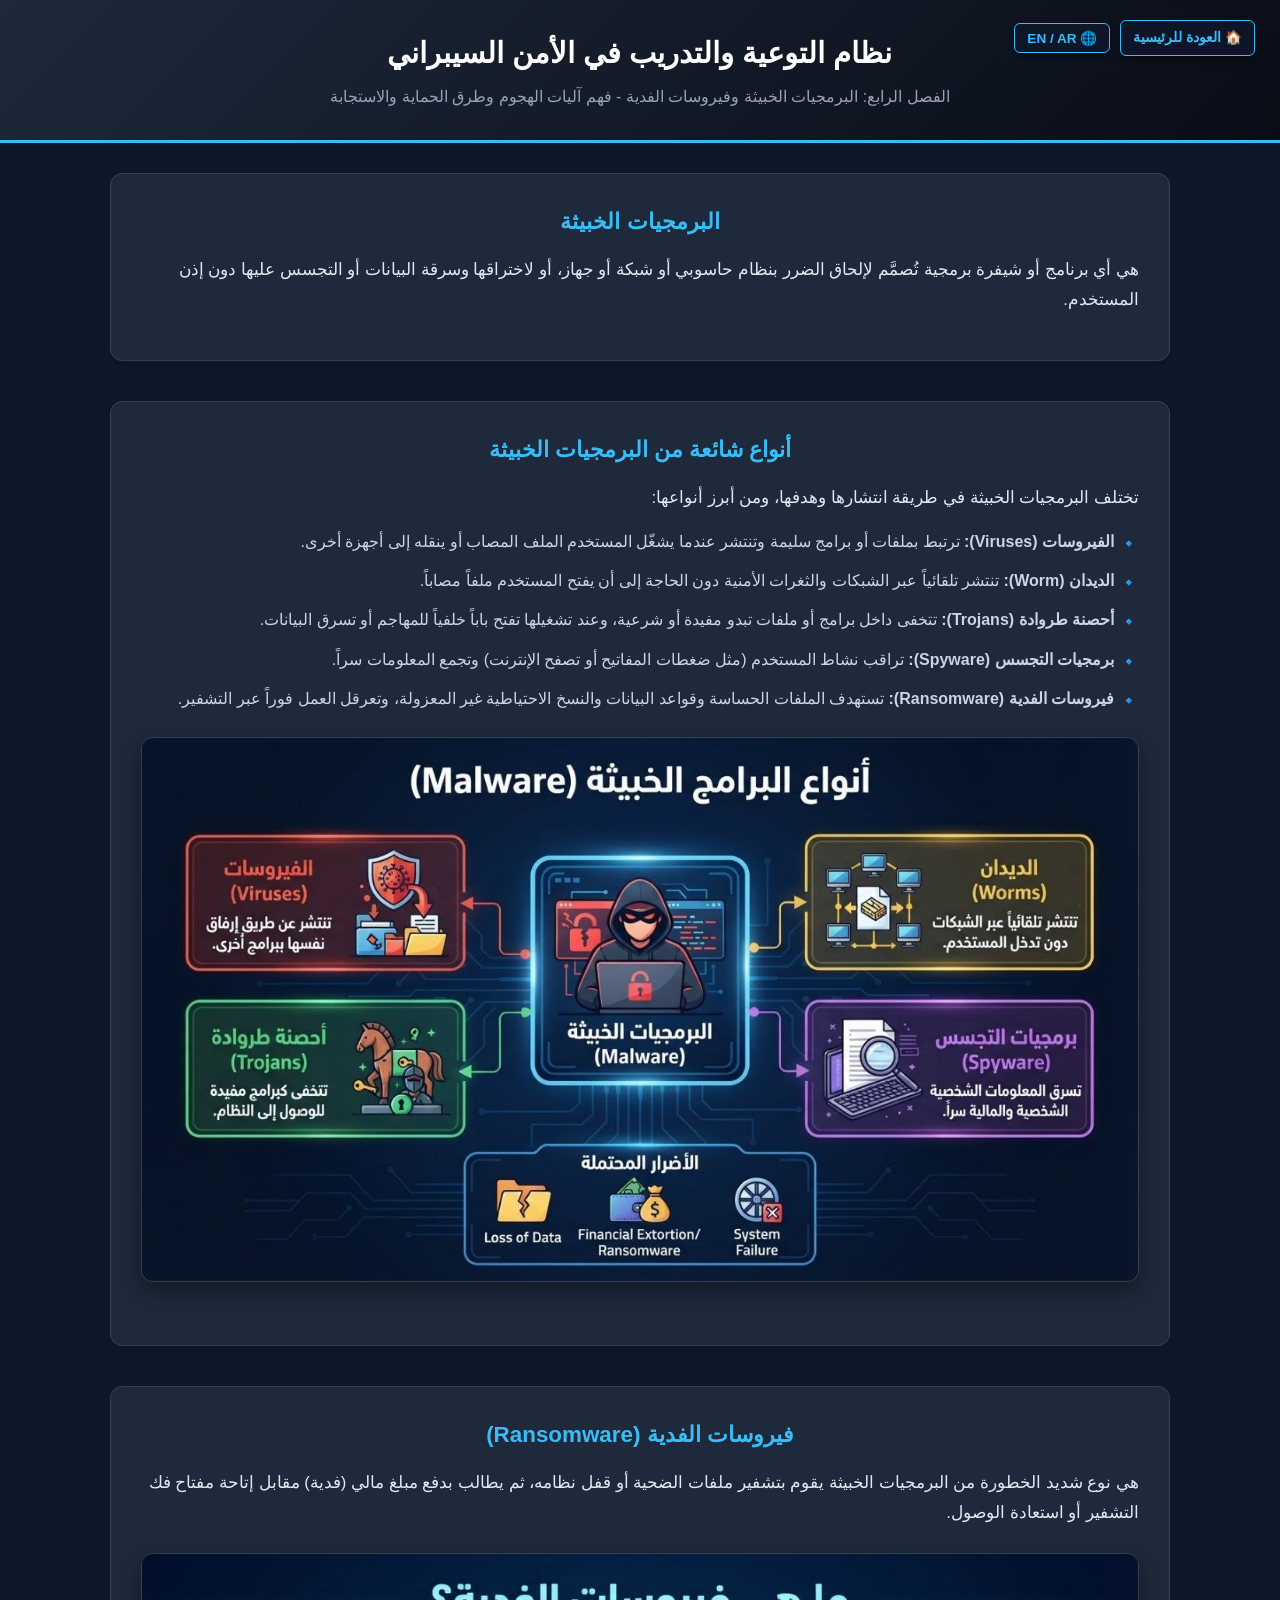
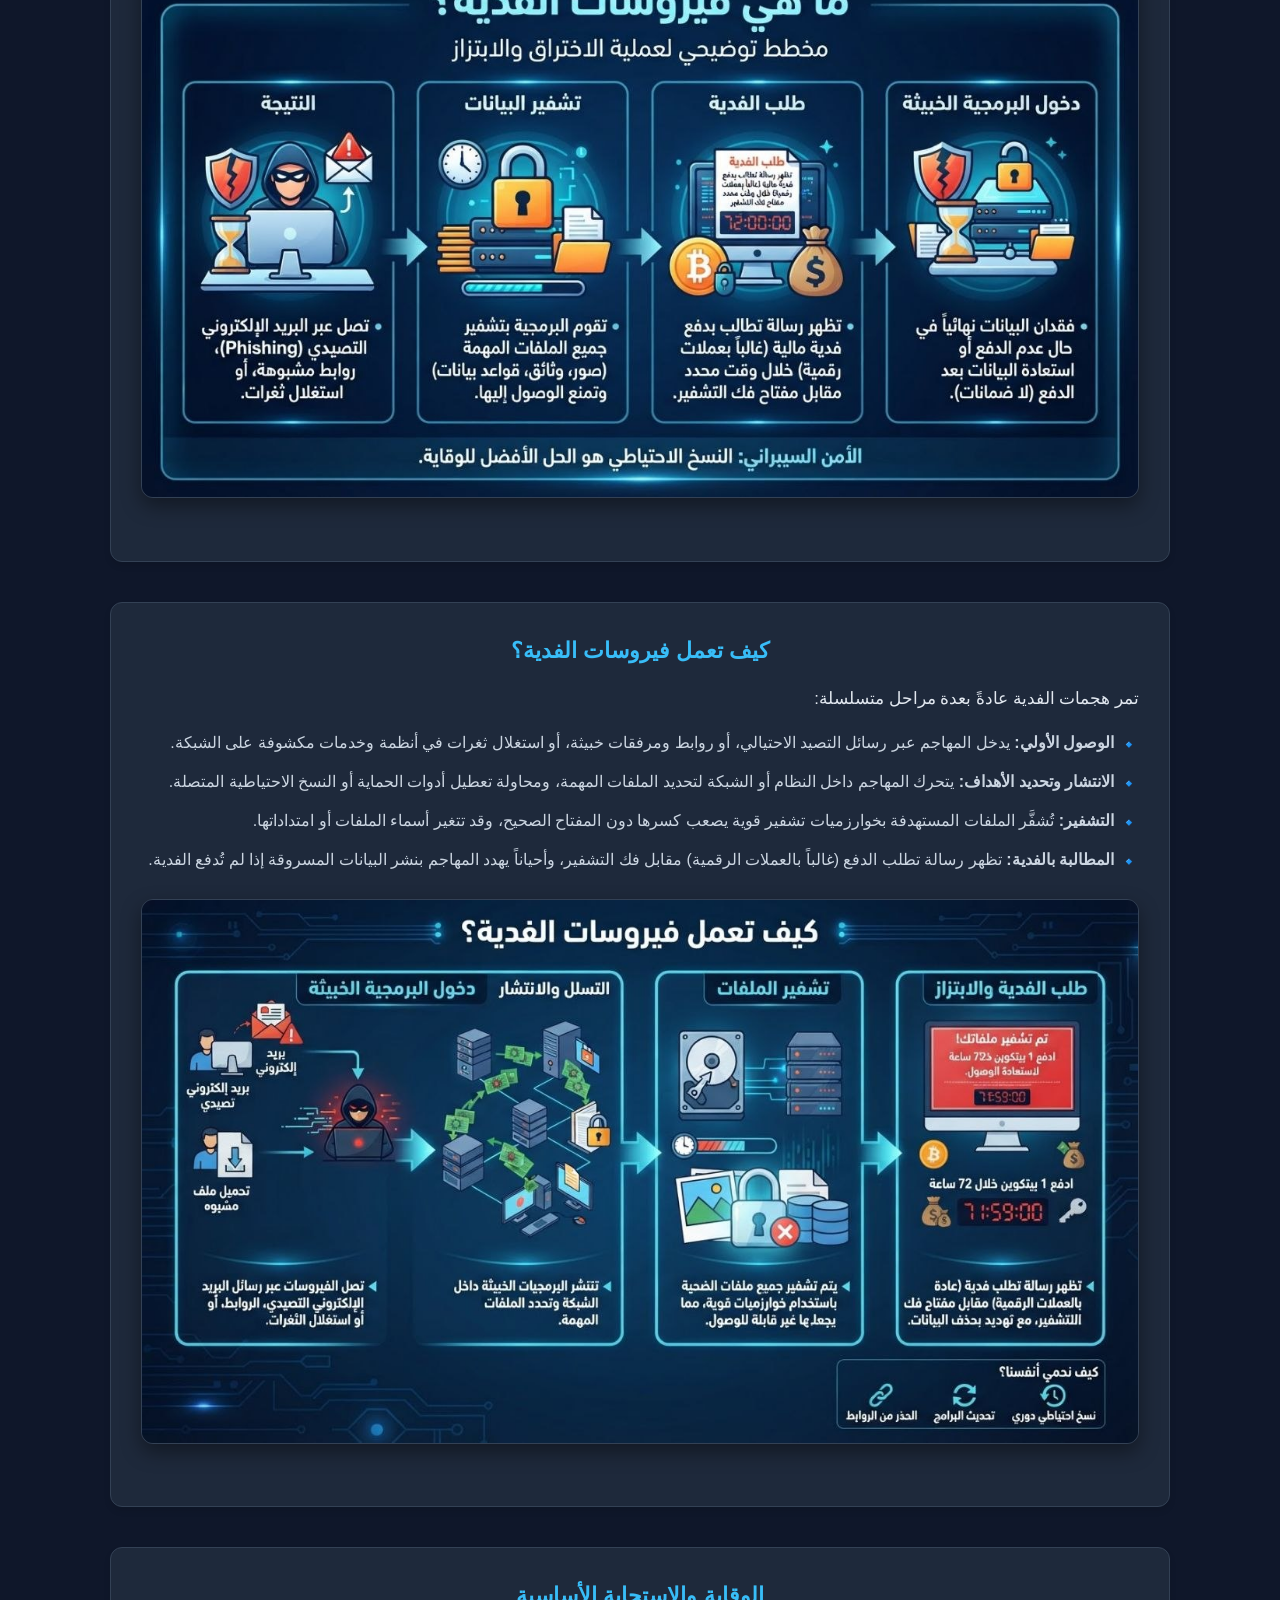
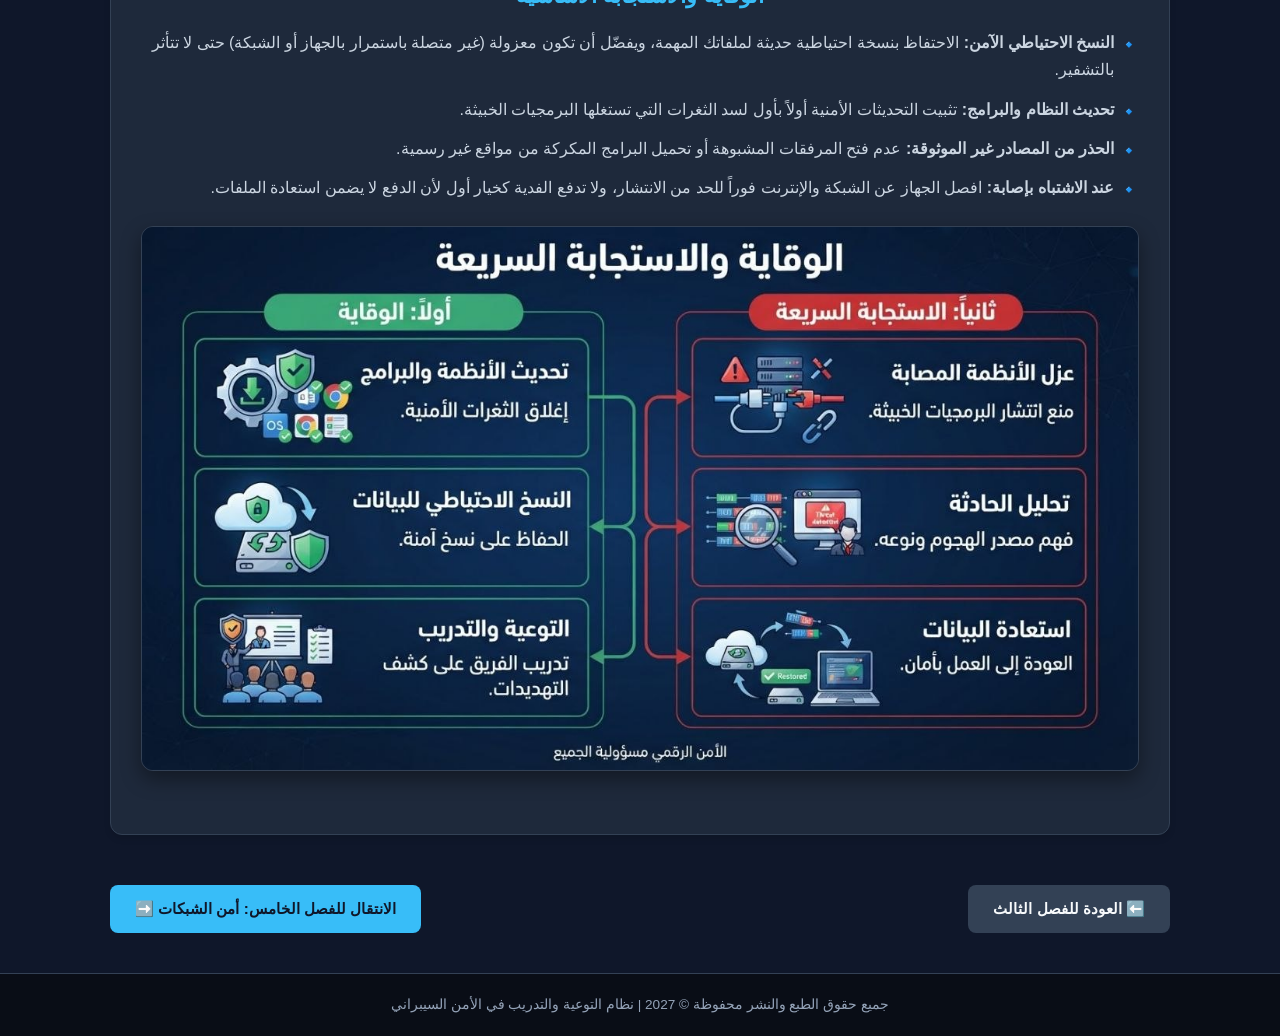
<file: chapter4.html>
<!DOCTYPE html>
<html lang="ar" dir="rtl" id="htmlRoot">
<head>
    <meta charset="UTF-8">
    <meta name="viewport" content="width=device-width, initial-scale=1.0">
    <title data-i18n="ch4PageTitle">نظام التوعية والتدريب في الأمن السيبراني - الفصل الرابع</title>
    <link rel="stylesheet" href="style.css">
    <style>
        .slide-in-right {
            animation: slideRight 0.8s cubic-bezier(0.25, 1, 0.5, 1) forwards;
        }
        @keyframes slideRight {
            0% { opacity: 0; transform: translateX(60px); }
            100% { opacity: 1; transform: translateX(0); }
        }
        .media-box { text-align: center; margin: 25px 0; }
        .media-box img {
            max-width: 100%; height: auto; border-radius: 12px;
            border: 1px solid #334155; box-shadow: 0 8px 20px rgba(0,0,0,0.4);
        }
        .content-paragraph { color: #e2e8f0; font-size: 1.05rem; line-height: 1.8; margin-bottom: 15px; }
        body.light-mode .content-paragraph { color: #0f172a !important; font-weight: 500; }
        
        .sub-heading { color: #38bdf8; font-size: 1.25rem; margin: 20px 0 10px 0; }
        body.light-mode .sub-heading { color: #2563eb !important; }

        .custom-list { list-style: none; padding-right: 0; margin-bottom: 20px; }
        .custom-list li { position: relative; padding-right: 25px; margin-bottom: 12px; color: #cbd5e1; line-height: 1.7; }
        body.light-mode .custom-list li { color: #1e293b !important; font-weight: 500; }
        .custom-list li::before { content: "🔹"; position: absolute; right: 0; top: 2px; }

        body.light-mode .intro-card { background-color: #ffffff !important; color: #0f172a !important; border-color: #cbd5e1; }
        body.light-mode .feature-box { background-color: #ffffff !important; color: #0f172a !important; border-color: #cbd5e1; }
        body.light-mode .feature-box h3, body.light-mode .feature-box p { color: #0f172a !important; }
        body.light-mode .centered-title { color: #2563eb !important; }
    </style>
</head>
<body>

    <!-- أدوات التحكم العلوية -->
    <div class="top-controls">
        <a href="index.html" class="lang-switch-btn" style="text-decoration: none;" onclick="localStorage.setItem('cyberBackupEnabled', 'true');" data-i18n="backHome">🏠 العودة للرئيسية</a>
        <button class="lang-switch-btn" onclick="toggleChapterLanguage()">🌐 EN / AR</button>
    </div>

    <!-- رأس الصفحة -->
    <header class="header slide-in-right">
        <h1 class="main-title" data-i18n="mainTitle">نظام التوعية والتدريب في الأمن السيبراني</h1>
        <p class="subtitle" data-i18n="ch4SubTitle">الفصل الرابع: البرمجيات الخبيثة وفيروسات الفدية - فهم آليات الهجوم وطرق الحماية والاستجابة</p>
    </header>

    <main class="main-content slide-in-right">
        
        <!-- التعريف الأساسي للبرمجيات الخبيثة (بدون صورة) -->
        <section class="intro-card">
            <h2 class="centered-title" data-i18n="ch4Title1">البرمجيات الخبيثة</h2>
            <p class="content-paragraph" data-i18n="ch4Text1">
                هي أي برنامج أو شيفرة برمجية تُصمَّم لإلحاق الضرر بنظام حاسوبي أو شبكة أو جهاز، أو لاختراقها وسرقة البيانات أو التجسس عليها دون إذن المستخدم.
            </p>
        </section>

        <!-- أنواع شائعة من البرمجيات الخبيثة -->
        <section class="intro-card">
            <h2 class="centered-title" data-i18n="ch4Title2">أنواع شائعة من البرمجيات الخبيثة</h2>
            <p class="content-paragraph" data-i18n="ch4Text2">
                تختلف البرمجيات الخبيثة في طريقة انتشارها وهدفها، ومن أبرز أنواعها:
            </p>
            <ul class="custom-list">
                <li data-i18n="ch4_t1"><strong>الفيروسات (Viruses):</strong> ترتبط بملفات أو برامج سليمة وتنتشر عندما يشغّل المستخدم الملف المصاب أو ينقله إلى أجهزة أخرى.</li>
                <li data-i18n="ch4_t2"><strong>الديدان (Worm):</strong> تنتشر تلقائياً عبر الشبكات والثغرات الأمنية دون الحاجة إلى أن يفتح المستخدم ملفاً مصاباً.</li>
                <li data-i18n="ch4_t3"><strong>أحصنة طروادة (Trojans):</strong> تتخفى داخل برامج أو ملفات تبدو مفيدة أو شرعية، وعند تشغيلها تفتح باباً خلفياً للمهاجم أو تسرق البيانات.</li>
                <li data-i18n="ch4_t4"><strong>برمجيات التجسس (Spyware):</strong> تراقب نشاط المستخدم (مثل ضغطات المفاتيح أو تصفح الإنترنت) وتجمع المعلومات سراً.</li>
                <li data-i18n="ch4_t5"><strong>فيروسات الفدية (Ransomware):</strong> تستهدف الملفات الحساسة وقواعد البيانات والنسخ الاحتياطية غير المعزولة، وتعرقل العمل فوراً عبر التشفير.</li>
            </ul>
            <div class="media-box">
                <img src="c4img1.jpg" alt="أنواع شائعة من البرمجيات الخبيثة">
            </div>
        </section>

        <!-- فيروسات الفدية (Ransomware) -->
        <section class="intro-card">
            <h2 class="centered-title" data-i18n="ch4Title3">فيروسات الفدية (Ransomware)</h2>
            <p class="content-paragraph" data-i18n="ch4Text3">
                هي نوع شديد الخطورة من البرمجيات الخبيثة يقوم بتشفير ملفات الضحية أو قفل نظامه، ثم يطالب بدفع مبلغ مالي (فدية) مقابل إتاحة مفتاح فك التشفير أو استعادة الوصول.
            </p>
            <div class="media-box">
                <img src="c4img2.jpg" alt="فيروسات الفدية Ransomware">
            </div>
        </section>

        <!-- كيف تعمل فيروسات الفدية؟ -->
        <section class="intro-card">
            <h2 class="centered-title" data-i18n="ch4Title4">كيف تعمل فيروسات الفدية؟</h2>
            <p class="content-paragraph" data-i18n="ch4Text4">
                تمر هجمات الفدية عادةً بعدة مراحل متسلسلة:
            </p>
            <ul class="custom-list">
                <li data-i18n="ch4_w1"><strong>الوصول الأولي:</strong> يدخل المهاجم عبر رسائل التصيد الاحتيالي، أو روابط ومرفقات خبيثة، أو استغلال ثغرات في أنظمة وخدمات مكشوفة على الشبكة.</li>
                <li data-i18n="ch4_w2"><strong>الانتشار وتحديد الأهداف:</strong> يتحرك المهاجم داخل النظام أو الشبكة لتحديد الملفات المهمة، ومحاولة تعطيل أدوات الحماية أو النسخ الاحتياطية المتصلة.</li>
                <li data-i18n="ch4_w3"><strong>التشفير:</strong> تُشفَّر الملفات المستهدفة بخوارزميات تشفير قوية يصعب كسرها دون المفتاح الصحيح، وقد تتغير أسماء الملفات أو امتداداتها.</li>
                <li data-i18n="ch4_w4"><strong>المطالبة بالفدية:</strong> تظهر رسالة تطلب الدفع (غالباً بالعملات الرقمية) مقابل فك التشفير، وأحياناً يهدد المهاجم بنشر البيانات المسروقة إذا لم تُدفع الفدية.</li>
            </ul>
            <div class="media-box">
                <img src="c4img3.jpg" alt="كيف تعمل فيروسات الفدية">
            </div>
        </section>

        <!-- الوقاية والاستجابة الأساسية -->
        <section class="intro-card">
            <h2 class="centered-title" data-i18n="ch4Title5">الوقاية والاستجابة الأساسية</h2>
            <ul class="custom-list">
                <li data-i18n="ch4_p1"><strong>النسخ الاحتياطي الآمن:</strong> الاحتفاظ بنسخة احتياطية حديثة لملفاتك المهمة، ويفضّل أن تكون معزولة (غير متصلة باستمرار بالجهاز أو الشبكة) حتى لا تتأثر بالتشفير.</li>
                <li data-i18n="ch4_p2"><strong>تحديث النظام والبرامج:</strong> تثبيت التحديثات الأمنية أولاً بأول لسد الثغرات التي تستغلها البرمجيات الخبيثة.</li>
                <li data-i18n="ch4_p3"><strong>الحذر من المصادر غير الموثوقة:</strong> عدم فتح المرفقات المشبوهة أو تحميل البرامج المكركة من مواقع غير رسمية.</li>
                <li data-i18n="ch4_p4"><strong>عند الاشتباه بإصابة:</strong> افصل الجهاز عن الشبكة والإنترنت فوراً للحد من الانتشار، ولا تدفع الفدية كخيار أول لأن الدفع لا يضمن استعادة الملفات.</li>
            </ul>
            <div class="media-box">
                <img src="c4img4.jpg" alt="الوقاية والاستجابة الأساسية">
            </div>
        </section>

        <div style="text-align: center; margin: 40px 0; display: flex; justify-content: space-between; gap: 15px;">
            <a href="chapter3.html" class="primary-btn" style="display: inline-block; padding: 12px 25px; text-decoration: none; width: auto; background: #334155; color: #f8fafc;" data-i18n="prevChapterBtn">⬅️ العودة للفصل الثالث</a>
            <a href="chapter5.html" class="primary-btn" style="display: inline-block; padding: 12px 25px; text-decoration: none; width: auto;" data-i18n="nextChapterBtn">الانتقال للفصل الخامس: أمن الشبكات ➡️</a>
        </div>
    </main>

    <footer class="footer">
        <p data-i18n="footerText">جميع حقوق الطبع والنشر محفوظة © 2027 | نظام التوعية والتدريب في الأمن السيبراني</p>
    </footer>

    <script>
        let currentLang = localStorage.getItem('cyberLang') || 'ar';
        
        const ch4Translations = {
            ar: {
                backHome: "🏠 العودة للرئيسية",
                mainTitle: "نظام التوعية والتدريب في الأمن السيبراني",
                ch4SubTitle: "الفصل الرابع: البرمجيات الخبيثة وفيروسات الفدية - فهم آليات الهجوم وطرق الحماية والاستجابة",
                ch4Title1: "البرمجيات الخبيثة",
                ch4Text1: "هي أي برنامج أو شيفرة برمجية تُصمَّم لإلحاق الضرر بنظام حاسوبي أو شبكة أو جهاز، أو لاختراقها وسرقة البيانات أو التجسس عليها دون إذن المستخدم.",
                ch4Title2: "أنواع شائعة من البرمجيات الخبيثة",
                ch4Text2: "تختلف البرمجيات الخبيثة في طريقة انتشارها وهدفها، ومن أبرز أنواعها:",
                ch4_t1: "الفيروسات (Viruses): ترتبط بملفات أو برامج سليمة وتنتشر عندما يشغّل المستخدم الملف المصاب أو ينقله إلى أجهزة أخرى.",
                ch4_t2: "الديدان (Worm): تنتشر تلقائياً عبر الشبكات والثغرات الأمنية دون الحاجة إلى أن يفتح المستخدم ملفاً مصاباً.",
                ch4_t3: "أحصنة طروادة (Trojans): تتخفى داخل برامج أو ملفات تبدو مفيدة أو شرعية، وعند تشغيلها تفتح باباً خلفياً للمهاجم أو تسرق البيانات.",
                ch4_t4: "برمجيات التجسس (Spyware): تراقب نشاط المستخدم (مثل ضغطات المفاتيح أو تصفح الإنترنت) وتجمع المعلومات سراً.",
                ch4_t5: "فيروسات الفدية (Ransomware): تستهدف الملفات الحساسة وقواعد البيانات والنسخ الاحتياطية غير المعزولة، وتعرقل العمل فوراً عبر التشفير.",
                ch4Title3: "فيروسات الفدية (Ransomware)",
                ch4Text3: "هي نوع شديد الخطورة من البرمجيات الخبيثة يقوم بتشفير ملفات الضحية أو قفل نظامه، ثم يطالب بدفع مبلغ مالي (فدية) مقابل إتاحة مفتاح فك التشفير أو استعادة الوصول.",
                ch4Title4: "كيف تعمل فيروسات الفدية؟",
                ch4Text4: "تمر هجمات الفدية عادةً بعدة مراحل متسلسلة:",
                ch4_w1: "الوصول الأولي: يدخل المهاجم عبر رسائل التصيد الاحتيالي، أو روابط ومرفقات خبيثة، أو استغلال ثغرات في أنظمة وخدمات مكشوفة على الشبكة.",
                ch4_w2: "الانتشار وتحديد الأهداف: يتحرك المهاجم داخل النظام أو الشبكة لتحديد الملفات المهمة، ومحاولة تعطيل أدوات الحماية أو النسخ الاحتياطية المتصلة.",
                ch4_w3: "التشفير: تُشفَّر الملفات المستهدفة بخوارزميات تشفير قوية يصعب كسرها دون المفتاح الصحيح، وقد تتغير أسماء الملفات أو امتداداتها.",
                ch4_w4: "المطالبة بالفدية: تظهر رسالة تطلب الدفع (غالباً بالعملات الرقمية) مقابل فك التشفير، وأحياناً يهدد المهاجم بنشر البيانات المسروقة إذا لم تُدفع الفدية.",
                ch4Title5: "الوقاية والاستجابة الأساسية",
                ch4_p1: "النسخ الاحتياطي الآمن: الاحتفاظ بنسخة احتياطية حديثة لملفاتك المهمة، ويفضّل أن تكون معزولة (غير متصلة باستمرار بالجهاز أو الشبكة) حتى لا تتأثر بالتشفير.",
                ch4_p2: "تحديث النظام والبرامج: تثبيت التحديثات الأمنية أولاً بأول لسد الثغرات التي تستغلها البرمجيات الخبيثة.",
                ch4_p3: "الحذر من المصادر غير الموثوقة: عدم فتح المرفقات المشبوهة أو تحميل البرامج المكركة من مواقع غير رسمية.",
                ch4_p4: "عند الاشتباه بإصابة: افصل الجهاز عن الشبكة والإنترنت فوراً للحد من الانتشار، ولا تدفع الفدية كخيار أول لأن الدفع لا يضمن استعادة الملفات.",
                prevChapterBtn: "⬅️ العودة للفصل الثالث",
                nextChapterBtn: "الانتقال للفصل الخامس: أمن الشبكات ➡️",
                footerText: "جميع حقوق الطبع والنشر محفوظة © 2027 | نظام التوعية والتدريب في الأمن السيبراني"
            },
            en: {
                backHome: "🏠 Back to Home",
                mainTitle: "Cybersecurity Awareness and Training System",
                ch4SubTitle: "Chapter 4: Malware and Ransomware - Understanding attack mechanisms, protection, and response",
                ch4Title1: "Malware",
                ch4Text1: "Any program or code designed to harm a computer system, network, or device, or to breach it, steal data, or spy without user permission.",
                ch4Title2: "Common Types of Malware",
                ch4Text2: "Malware varies in propagation and goal. Key types include:",
                ch4_t1: "Viruses: Attach to clean files or programs and spread when the user runs or shares the infected file.",
                ch4_t2: "Worms: Spread automatically across networks and vulnerabilities without requiring a user to open a file.",
                ch4_t3: "Trojans: Disguise themselves inside seemingly useful or legitimate files, opening backdoors or stealing data upon execution.",
                ch4_t4: "Spyware: Monitors user activity (such as keystrokes or browsing) and secretly collects information.",
                ch4_t5: "Ransomware: Targets sensitive files, databases, and unisolated backups, immediately disrupting work via encryption.",
                ch4Title3: "Ransomware",
                ch4Text3: "A severe type of malware that encrypts a victim's files or locks their system, then demands a ransom payment for decryption or access restoration.",
                ch4Title4: "How Does Ransomware Work?",
                ch4Text4: "Ransomware attacks typically go through sequential stages:",
                ch4_w1: "Initial Access: Attackers enter via phishing emails, malicious links/attachments, or exploiting exposed network vulnerabilities.",
                ch4_w2: "Lateral Movement & Target Discovery: Attackers move inside the system/network to locate critical files and disable defenses or connected backups.",
                ch4_w3: "Encryption: Target files are encrypted with strong algorithms hard to break without the key, sometimes changing filenames or extensions.",
                ch4_w4: "Ransom Demand: A note demands payment (often in cryptocurrency) for decryption, sometimes threatening to leak stolen data if unpaid.",
                ch4Title5: "Prevention and Basic Response",
                ch4_p1: "Secure Backup: Keep an up-to-date backup of important files, ideally isolated (not continuously connected) to avoid encryption.",
                ch4_p2: "System & Software Updates: Install security updates promptly to patch vulnerabilities exploited by malware.",
                ch4_p3: "Caution with Untrusted Sources: Avoid opening suspicious attachments or downloading cracked software from unofficial sites.",
                ch4_p4: "Upon Suspected Infection: Disconnect the device from network and internet immediately to limit spread; avoid paying ransom first as it doesn't guarantee recovery.",
                prevChapterBtn: "⬅️ Back to Chapter 3",
                nextChapterBtn: "Proceed to Chapter 5: Network Security ➡️",
                footerText: "All Rights Reserved © 2027 | Cybersecurity Awareness and Training System"
            }
        };

        function toggleChapterLanguage() {
            currentLang = currentLang === 'ar' ? 'en' : 'ar';
            localStorage.setItem('cyberLang', currentLang);
            const htmlRoot = document.getElementById('htmlRoot');
            htmlRoot.setAttribute('lang', currentLang);
            htmlRoot.setAttribute('dir', currentLang === 'ar' ? 'rtl' : 'ltr');

            document.querySelectorAll('[data-i18n]').forEach(el => {
                const key = el.getAttribute('data-i18n');
                if (ch4Translations[currentLang][key]) {
                    el.innerText = ch4Translations[currentLang][key];
                }
            });
        }

        window.addEventListener('DOMContentLoaded', () => {
            if (currentLang === 'en') {
                toggleChapterLanguage();
                currentLang = 'en';
            }
            if (localStorage.getItem('cyberThemeMode') === 'light') {
                document.body.classList.add('light-mode');
            }
        });
    </script>
    <script src="script.js"></script>
</body>
</html>
</file>
<file: style.css>
* {
    margin: 0;
    padding: 0;
    box-sizing: border-box;
    font-family: 'Segoe UI', Tahoma, Geneva, Verdana, sans-serif;
}

body {
    background-color: #0f172a;
    color: #f8fafc;
    direction: rtl;
    text-align: right;
    line-height: 1.6;
    min-height: 100vh;
}

/* نافذة تسجيل الدخول ثابتة دائماً باللون الأزرق الداكن */
.cyber-modal-overlay {
    position: fixed;
    top: 0;
    left: 0;
    width: 100%;
    height: 100%;
    background: radial-gradient(circle at center, #1e293b 0%, #0f172a 100%);
    display: flex;
    justify-content: center;
    align-items: center;
    z-index: 1000;
    padding: 20px;
    transition: opacity 0.5s ease, visibility 0.5s ease;
}

.fade-out {
    opacity: 0;
    visibility: hidden;
    pointer-events: none;
}

.fade-in {
    animation: fadeInDashboard 0.8s ease forwards;
}

@keyframes fadeInDashboard {
    from { opacity: 0; transform: translateY(15px); }
    to { opacity: 1; transform: translateY(0); }
}

.cyber-auth-card {
    background-color: #1e293b !important;
    color: #ffffff !important;
    padding: 35px 30px;
    border-radius: 16px;
    width: 100%;
    max-width: 440px;
    text-align: center;
    border-top: 5px solid #38bdf8;
    box-shadow: 0 15px 35px rgba(0,0,0,0.7);
    border: 1px solid #334155;
}

.card-icon { font-size: 2.8rem; margin-bottom: 15px; color: #38bdf8; }
.cyber-auth-card h2 { color: #ffffff !important; font-size: 1.35rem; margin-bottom: 10px; }
.card-sub { color: #94a3b8 !important; font-size: 0.95rem; margin-bottom: 25px; }

.input-group { display: flex; flex-direction: column; text-align: right; margin-bottom: 15px; }
.input-group label { font-size: 0.85rem; color: #94a3b8 !important; margin-bottom: 6px; font-weight: bold; }
.input-group input {
    width: 100%; padding: 12px 14px; border-radius: 8px; border: 1px solid #334155;
    background-color: #0f172a !important; color: #ffffff !important; font-size: 0.95rem; outline: none; transition: all 0.2s;
}
.input-group input:focus { border-color: #38bdf8; box-shadow: 0 0 8px rgba(56, 189, 248, 0.3); }

.password-wrapper { position: relative; width: 100%; }
.password-wrapper input { padding-left: 40px; }
.eye-btn { position: absolute; top: 50%; left: 10px; transform: translateY(-50%); background: transparent; border: none; cursor: pointer; font-size: 1.1rem; color: #94a3b8; }
.eye-btn:hover { color: #ffffff; }

.primary-btn {
    width: 100%; padding: 12px 20px; border: none; border-radius: 8px; font-weight: 600; font-size: 0.95rem;
    cursor: pointer; background-color: #38bdf8; color: #0f172a; margin-top: 10px; transition: all 0.2s;
}
.primary-btn:hover { background-color: #0284c7; color: #ffffff; transform: translateY(-2px); }

.error-message { background: rgba(239, 68, 68, 0.15); border: 1px solid #ef4444; color: #fca5a5; padding: 10px; border-radius: 6px; font-size: 0.85rem; margin-bottom: 15px; text-align: center; }

/* الوضع الفاتح (الابيض) للمنصة */
body.light-mode {
    background-color: #f8fafc;
    color: #0f172a;
}
body.light-mode .cyber-sidebar,
body.light-mode .intro-card,
body.light-mode .feature-box,
body.light-mode .sub-modal-card,
body.light-mode .supervision-box {
    background-color: #ffffff;
    color: #0f172a !important;
    border-color: #cbd5e1;
    box-shadow: 0 4px 20px rgba(0,0,0,0.08);
}
body.light-mode .intro-card h2,
body.light-mode .feature-box h3,
body.light-mode .sub-modal-header h3,
body.light-mode .setting-info h4,
body.light-mode .info-text h4,
body.light-mode .info-text h5,
body.light-mode .main-title,
body.light-mode .section-heading,
body.light-mode .supervision-box p,
body.light-mode .project-goal {
    color: #0f172a !important;
}
body.light-mode .info-text h3,
body.light-mode .subtitle,
body.light-mode .setting-info p,
body.light-mode .footer {
    color: #334155 !important;
}
body.light-mode .sidebar-links a, 
body.light-mode .dropdown-btn {
    background: #f1f5f9;
    color: #0f172a;
    border-color: #cbd5e1;
}
body.light-mode .dropdown-container {
    background: #e2e8f0;
}
body.light-mode .header {
    background: linear-gradient(135deg, #e2e8f0, #cbd5e1);
    border-bottom: 3px solid #2563eb;
}
body.light-mode .footer {
    background-color: #e2e8f0;
}

/* شريط التحكم العائم مع إضافة حركة الانزلاق لليسار عند فتح القائمة */
.top-controls {
    position: fixed;
    top: 20px;
    right: 25px;
    display: flex;
    align-items: center;
    gap: 10px;
    z-index: 9999;
    transition: right 0.35s cubic-bezier(0.4, 0, 0.2, 1);
}

/* عندما تكون القائمة الجانبية مفعلة، ينزاح شريط التحكم لليسار لكي لا يتداخل معها */
body:has(.cyber-sidebar.active) .top-controls {
    right: 305px;
}

.menu-toggle-btn {
    background: rgba(15, 23, 42, 0.95);
    border: 1px solid #38bdf8;
    border-radius: 6px;
    width: 38px;
    height: 34px;
    display: flex;
    flex-direction: column;
    justify-content: center;
    align-items: center;
    gap: 4px;
    cursor: pointer;
    transition: all 0.2s;
    box-shadow: 0 4px 10px rgba(0,0,0,0.4);
}

.menu-toggle-btn span {
    display: block;
    width: 18px;
    height: 2px;
    background-color: #38bdf8;
    transition: all 0.3s ease;
}

.lang-switch-btn {
    background: rgba(15, 23, 42, 0.95);
    color: #38bdf8;
    border: 1px solid #38bdf8;
    padding: 6px 12px;
    border-radius: 6px;
    cursor: pointer;
    font-weight: bold;
    font-size: 0.85rem;
    transition: all 0.2s;
    box-shadow: 0 4px 10px rgba(0,0,0,0.4);
}

.lang-switch-btn:hover, .menu-toggle-btn:hover {
    background: #38bdf8;
    color: #0f172a;
}
.menu-toggle-btn:hover span {
    background-color: #0f172a;
}

/* القائمة الجانبية المنسدلة */
.sidebar-overlay {
    position: fixed; top: 0; left: 0; width: 100%; height: 100%; background: rgba(15, 23, 42, 0.8);
    backdrop-filter: blur(4px); z-index: 2000; opacity: 0; visibility: hidden; transition: all 0.3s ease;
}
.sidebar-overlay.active { opacity: 1; visibility: visible; }

.cyber-sidebar {
    position: fixed; top: 0; right: -300px; width: 280px; height: 100%;
    background: #1e293b; border-left: 2px solid #38bdf8; z-index: 2001; padding: 20px;
    display: flex; flex-direction: column; transition: right 0.35s cubic-bezier(0.4, 0, 0.2, 1);
    box-shadow: -10px 0 25px rgba(0, 0, 0, 0.5);
}
.cyber-sidebar.active { right: 0; }

.sidebar-header { display: flex; justify-content: space-between; align-items: center; margin-bottom: 15px; border-bottom: 1px solid #334155; padding-bottom: 10px; }
.sidebar-header h3 { color: #38bdf8; font-size: 1.1rem; }
.close-sidebar { background: transparent; border: none; color: #94a3b8; font-size: 1.3rem; cursor: pointer; }

.sidebar-user-info { background: #0f172a; border: 1px solid #334155; padding: 8px 12px; border-radius: 6px; margin-bottom: 15px; color: #38bdf8; font-size: 0.85rem; text-align: center; }

.sidebar-links { list-style: none; display: flex; flex-direction: column; gap: 8px; }
.sidebar-links a, .dropdown-btn {
    display: flex; justify-content: space-between; align-items: center; width: 100%; padding: 10px 14px;
    background: #0f172a; color: #f8fafc; text-decoration: none; border-radius: 6px; border: 1px solid #334155;
    font-size: 0.9rem; cursor: pointer; transition: all 0.2s ease; text-align: right;
}
.sidebar-links a:hover, .dropdown-btn:hover { border-color: #38bdf8; color: #38bdf8; }

.dropdown-container {
    max-height: 0; overflow: hidden; transition: max-height 0.35s ease-out; background: #0b1120;
    border-radius: 0 0 6px 6px; margin-top: -4px; padding-right: 15px;
}
.dropdown-container a { border: none; background: transparent; border-bottom: 1px solid #1e293b; border-radius: 0; padding: 8px 10px; font-size: 0.85rem; }
.dropdown-container a:last-child { border-bottom: none; }

.arrow-icon { font-size: 0.7rem; transition: transform 0.3s ease; }
.dropdown-btn.active .arrow-icon { transform: rotate(180deg); }

.sidebar-logout a { background: rgba(239, 68, 68, 0.1) !important; border-color: #ef4444 !important; color: #fca5a5 !important; }
.sidebar-logout a:hover { background: #ef4444 !important; color: #ffffff !important; }

/* النوافذ الفرعية */
.sub-modal-overlay {
    position: fixed; top: 0; left: 0; width: 100%; height: 100%;
    background: rgba(15, 23, 42, 0.85); backdrop-filter: blur(5px);
    display: flex; justify-content: center; align-items: center; z-index: 3000; padding: 20px;
}
.sub-modal-card {
    background: #1e293b; border: 1px solid #38bdf8; padding: 25px; border-radius: 12px;
    width: 100%; max-width: 450px; box-shadow: 0 20px 40px rgba(0,0,0,0.6);
}
.sub-modal-card.wide-card { max-width: 650px; }
.sub-modal-header {
    display: flex; justify-content: space-between; align-items: center;
    border-bottom: 1px solid #334155; padding-bottom: 12px; margin-bottom: 20px;
}
.sub-modal-header h3 { color: #38bdf8; font-size: 1.1rem; }
.sub-modal-header button { background: transparent; border: none; color: #94a3b8; font-size: 1.2rem; cursor: pointer; }

/* إعدادات التبديل */
.setting-item {
    display: flex; justify-content: space-between; align-items: center; margin-bottom: 15px;
    padding-bottom: 15px; border-bottom: 1px solid #334155;
}
.setting-info h4 { font-size: 0.95rem; color: #f8fafc; margin-bottom: 3px; }
.setting-info p { font-size: 0.8rem; color: #94a3b8; }

.switch { position: relative; display: inline-block; width: 46px; height: 24px; }
.switch input { opacity: 0; width: 0; height: 0; }
.slider {
    position: absolute; cursor: pointer; top: 0; left: 0; right: 0; bottom: 0;
    background-color: #334155; transition: .3s; border-radius: 24px;
}
.slider:before {
    position: absolute; content: ""; height: 18px; width: 18px; left: 3px; bottom: 3px;
    background-color: white; transition: .3s; border-radius: 50%;
}
input:checked + .slider { background-color: #38bdf8; }
input:checked + .slider:before { transform: translateX(22px); }

/* جدول إدارة المستخدمين */
.users-table-container { overflow-x: auto; }
.users-table { width: 100%; border-collapse: collapse; text-align: right; font-size: 0.9rem; }
.users-table th, .users-table td { padding: 10px 12px; border-bottom: 1px solid #334155; }
.users-table th { background: #0f172a; color: #38bdf8; }
.status-active { color: #34d399; font-weight: bold; font-size: 0.85rem; }
.edit-btn {
    background: transparent; border: 1px solid #38bdf8; color: #38bdf8; padding: 4px 10px;
    border-radius: 4px; cursor: pointer; font-size: 0.8rem; transition: all 0.2s;
}
.edit-btn:hover { background: #38bdf8; color: #0f172a; }

/* Dashboard Styles */
.header { background: linear-gradient(135deg, #1e293b, #090d16); padding: 30px 20px; text-align: center; border-bottom: 3px solid #38bdf8; position: relative; }
.university-header { display: flex; flex-direction: column; align-items: center; justify-content: center; text-align: center; gap: 6px; margin-bottom: 15px; margin-top: 15px; }
.uni-logo { width: 90px; height: auto; object-fit: contain; }
.info-text h3 { font-size: 1.1rem; color: #94a3b8; }
.info-text h4 { font-size: 1rem; color: #f8fafc; margin: 2px 0; }
.info-text h5 { font-size: 0.9rem; color: #38bdf8; }

.header-divider { border: none; height: 1px; background: #334155; margin: 20px auto; width: 60%; }
.main-title { font-size: 1.8rem; color: #ffffff; margin-bottom: 8px; }
.subtitle { color: #94a3b8; font-size: 1rem; }

.main-content { max-width: 1100px; margin: 30px auto; padding: 0 20px; }
.intro-card { background-color: #1e293b; padding: 30px; border-radius: 12px; border: 1px solid #334155; margin-bottom: 40px; box-shadow: 0 4px 6px rgba(0,0,0,0.1); }

.supervision-box { background: #0f172a; border: 1px solid #38bdf8; padding: 15px; border-radius: 8px; margin-bottom: 20px; font-size: 0.95rem; color: #e2e8f0; line-height: 1.8; text-align: center; }
.supervision-box p { margin: 4px 0; }
.supervision-divider { border: none; height: 1px; background: #334155; margin: 15px 0; }

.centered-title {
    color: #38bdf8;
    font-size: 1.4rem;
    margin-bottom: 15px;
    text-align: center;
}

.project-goal {
    color: #cbd5e1;
    font-size: 1rem;
    line-height: 1.8;
    text-align: center;
    margin-bottom: 10px;
}

.section-heading { font-size: 1.3rem; color: #ffffff; margin-bottom: 20px; text-align: center; }
.features-grid { display: grid; grid-template-columns: repeat(auto-fit, minmax(300px, 1fr)); gap: 20px; margin-bottom: 40px; }
.feature-card-link { text-decoration: none; }

/* تأثيرات الرفع مع إطار ولون أزرق غامق أصلي عند التمرير */
.feature-box {
    background-color: #1e293b;
    padding: 25px;
    border-radius: 12px;
    border: 1px solid #334155;
    transition: all 0.3s ease;
    height: 100%;
}
.feature-box:hover {
    border-color: #1d4ed8;
    transform: translateY(-5px);
    box-shadow: 0 12px 25px rgba(29, 78, 216, 0.35);
    background-color: #172554;
}

.box-icon { font-size: 2.2rem; margin-bottom: 12px; }
.feature-box h3 { color: #ffffff; font-size: 1.15rem; margin-bottom: 8px; }
.feature-box p { color: #94a3b8; font-size: 0.9rem; line-height: 1.5; }

.footer { background-color: #090d16; text-align: center; padding: 20px; border-top: 1px solid #334155; color: #94a3b8; font-size: 0.85rem; }

/* =========================================================
   إضافة أنميشن النيازك السيبرانية المستمرة في خلفية الهيدر فقط
   ========================================================= */
.header {
    overflow: hidden;
}

.university-header,
.header-divider,
.main-title,
.subtitle {
    position: relative;
    z-index: 2;
}

.meteors-container {
    position: absolute;
    top: 0;
    left: 0;
    width: 100%;
    height: 100%;
    pointer-events: none;
    z-index: 1;
}

.meteor {
    position: absolute;
    top: -120px;
    width: 2px;
    height: 90px;
    background: linear-gradient(to bottom, transparent, rgba(56, 189, 248, 0.4), #38bdf8);
    border-radius: 50%;
    opacity: 0;
    animation: meteorFall linear infinite;
}

.meteor::after {
    content: "";
    position: absolute;
    bottom: 0;
    left: 50%;
    transform: translateX(-50%);
    width: 4px;
    height: 4px;
    background-color: #ffffff;
    border-radius: 50%;
    box-shadow: 0 0 10px 2px #38bdf8, 0 0 18px 4px #0284c7;
}

.meteor:nth-child(1)  { left: 8%;  animation-duration: 3.2s; animation-delay: 0s;   height: 75px; }
.meteor:nth-child(2)  { left: 18%; animation-duration: 4.5s; animation-delay: 1.4s; height: 110px; }
.meteor:nth-child(3)  { left: 28%; animation-duration: 2.8s; animation-delay: 0.6s; height: 65px; }
.meteor:nth-child(4)  { left: 39%; animation-duration: 5.0s; animation-delay: 2.2s; height: 95px; }
.meteor:nth-child(5)  { left: 48%; animation-duration: 3.6s; animation-delay: 1.0s; height: 80px; }
.meteor:nth-child(6)  { left: 58%; animation-duration: 4.1s; animation-delay: 2.8s; height: 105px; }
.meteor:nth-child(7)  { left: 68%; animation-duration: 3.0s; animation-delay: 0.3s; height: 70px; }
.meteor:nth-child(8)  { left: 78%; animation-duration: 4.7s; animation-delay: 1.9s; height: 100px; }
.meteor:nth-child(9)  { left: 88%; animation-duration: 3.4s; animation-delay: 0.8s; height: 85px; }
.meteor:nth-child(10) { left: 95%; animation-duration: 4.3s; animation-delay: 2.5s; height: 90px; }

body.light-mode .meteor {
    background: linear-gradient(to bottom, transparent, rgba(37, 99, 235, 0.3), #2563eb);
}
body.light-mode .meteor::after {
    background-color: #2563eb;
    box-shadow: 0 0 8px 2px #3b82f6;
}

@keyframes meteorFall {
    0% {
        transform: translateY(0) scaleY(0.8);
        opacity: 0;
    }
    15% {
        opacity: 1;
    }
    85% {
        opacity: 0.9;
    }
    100% {
        transform: translateY(520px) scaleY(1.1);
        opacity: 0;
    }
}
</file>
